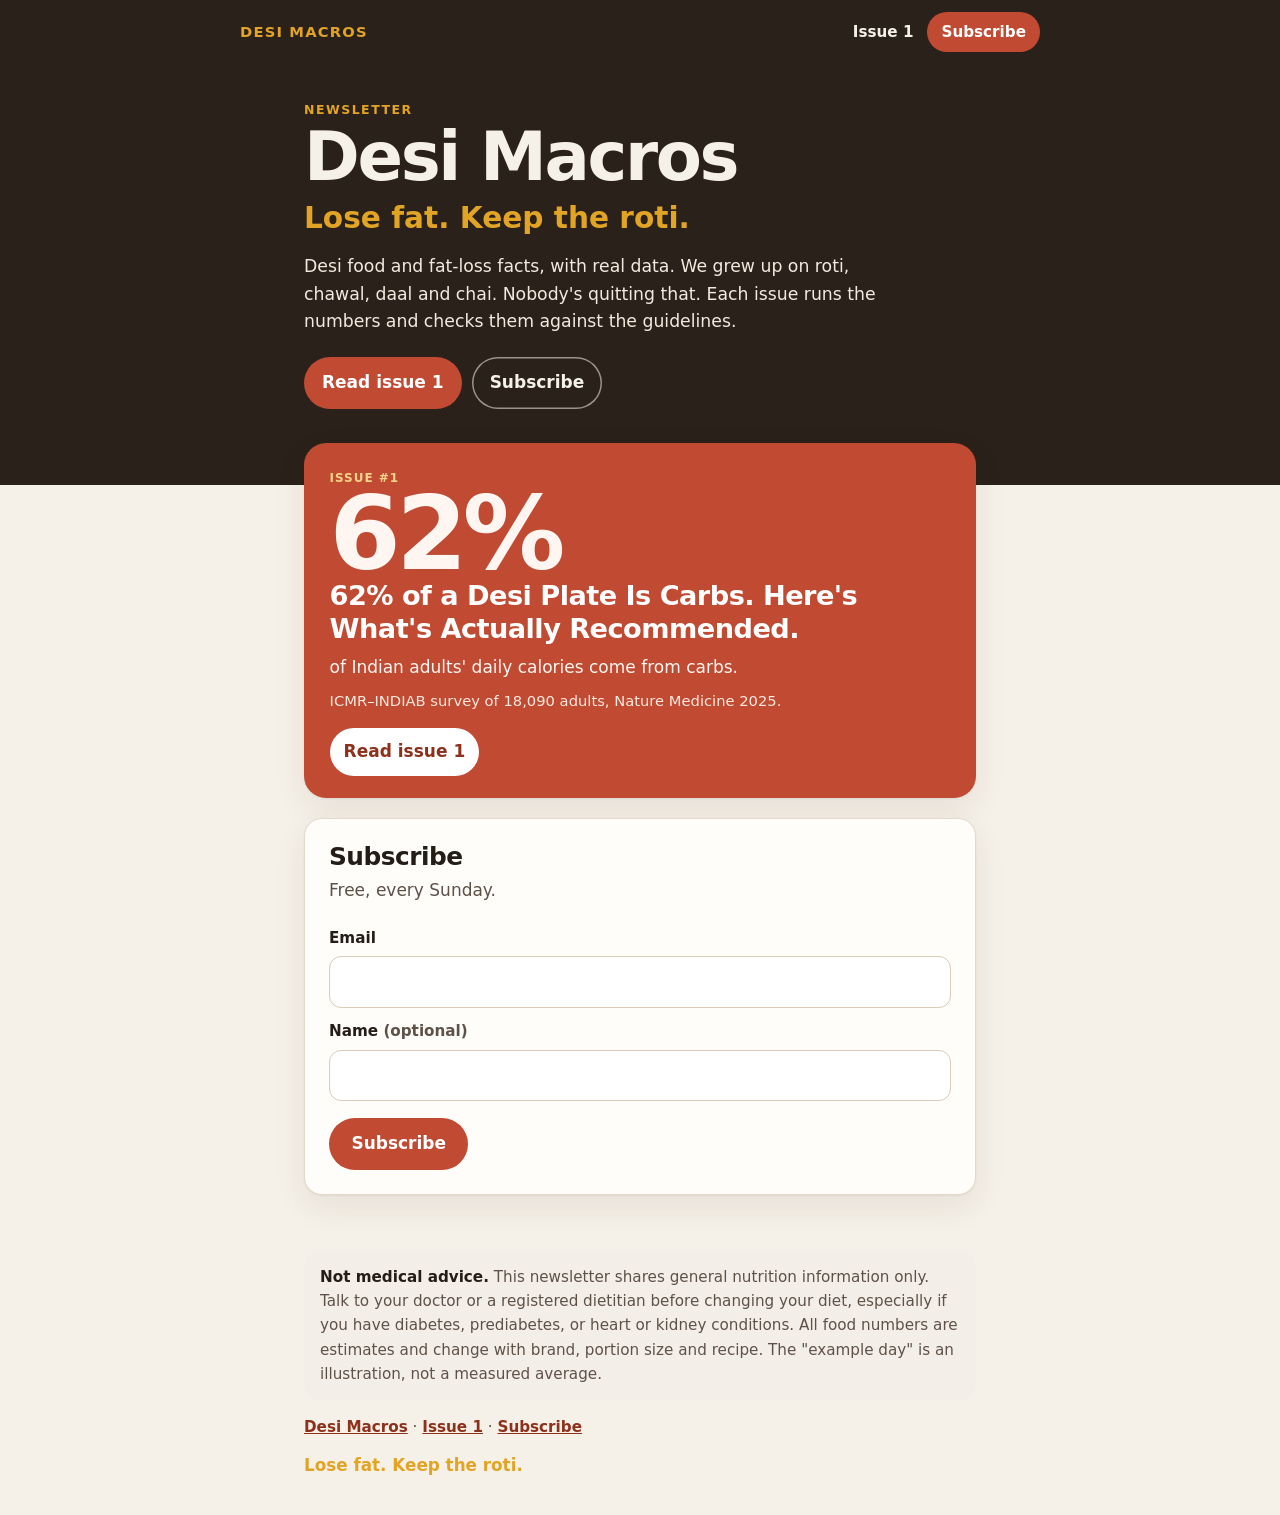
<file: desi-macros/index.html>
<!DOCTYPE html>
<html lang="en">
<head>
<meta charset="utf-8">
<meta name="viewport" content="width=device-width, initial-scale=1">
<title>Desi Macros — Lose fat. Keep the roti.</title>
<meta name="description" content="Desi food and fat-loss facts, with real data. Desi Macros is free, every Sunday. Lose fat. Keep the roti.">
<link rel="canonical" href="https://albertaadraws.github.io/desi-macros/">
<meta property="og:site_name" content="Desi Macros">
<meta property="og:type" content="website">
<meta property="og:title" content="Desi Macros — Lose fat. Keep the roti.">
<meta property="og:description" content="Desi food and fat-loss facts, with real data. Free, every Sunday.">
<meta property="og:url" content="https://albertaadraws.github.io/desi-macros/">
<meta property="og:image" content="https://albertaadraws.github.io/desi-macros/img/social-1-62pct.png">
<meta property="og:image:width" content="1080">
<meta property="og:image:height" content="1080">
<meta property="og:image:alt" content="Desi Macros: 62% of Indian adults' calories come from carbs.">
<meta name="twitter:card" content="summary_large_image">
<meta name="twitter:title" content="Desi Macros — Lose fat. Keep the roti.">
<meta name="twitter:description" content="Desi food and fat-loss facts, with real data. Free, every Sunday.">
<meta name="twitter:image" content="https://albertaadraws.github.io/desi-macros/img/social-1-62pct.png">
<meta name="twitter:image:alt" content="Desi Macros: 62% of Indian adults' calories come from carbs.">
<meta name="theme-color" content="#2b211b">
<link rel="icon" href="data:image/svg+xml,%3Csvg xmlns='http://www.w3.org/2000/svg' viewBox='0 0 32 32'%3E%3Crect width='32' height='32' rx='7' fill='%232b211b'/%3E%3Ctext x='16' y='21' text-anchor='middle' font-family='Georgia,serif' font-size='13' font-weight='700' fill='%23e2a425'%3EDM%3C/text%3E%3C/svg%3E">
<style>
:root{--bg:#f6f1e8;--ink:#241c16;--muted:#5e5148;--line:#e4d8c8;--card:#fffdf9;--brick:#c04a32;--brick-dark:#8d311c;--gold:#e2a425;--brown:#2b211b;--green:#1f7a4d;--radius:18px;--shadow:0 1px 2px rgba(36,28,22,.05),0 12px 32px rgba(36,28,22,.08)}
*{box-sizing:border-box}
html{-webkit-text-size-adjust:100%;scroll-padding-top:84px}
body{margin:0;font:1.0625rem/1.6 "Avenir Next","Segoe UI",system-ui,-apple-system,sans-serif;color:var(--ink);background:var(--bg)}
img{max-width:100%;height:auto}
a{color:var(--brick-dark)}
a:visited{color:var(--brick-dark)}
:focus-visible{outline:3px solid var(--gold);outline-offset:2px}
.skip{position:absolute;left:12px;top:12px;transform:translateY(-160%);background:#fff;color:#000;padding:8px 12px;z-index:20;border-radius:8px}
.skip:focus{transform:none}
.site-header{background:var(--brown);color:#f6f1e8;position:sticky;top:0;z-index:10}
.bar{display:flex;align-items:center;justify-content:space-between;gap:12px;flex-wrap:wrap;width:min(100% - 2.5rem,50rem);margin:0 auto;min-height:64px;padding:10px 0}
.wordmark,.wordmark:visited{color:var(--gold);text-decoration:none;font-weight:800;letter-spacing:.08em;font-size:.92rem}
.site-header nav{display:flex;align-items:center;gap:14px}
.site-header nav a,.site-header nav a:visited{color:#f6f1e8;text-decoration:none;font-weight:600;font-size:.95rem}
.nav-cta,.nav-cta:visited{background:var(--brick);color:#fff!important;border-radius:999px;padding:8px 14px;min-height:40px;display:inline-flex;align-items:center}
.hero{background:var(--brown);color:#f6f1e8;padding:2.25rem 0 4.75rem}
.wrap{width:min(100% - 2.5rem,42rem);margin-inline:auto}
.eyebrow{margin:0 0 .4rem;color:var(--gold);font-weight:800;letter-spacing:.12em;text-transform:uppercase;font-size:.78rem}
h1{margin:0;font-size:clamp(2.6rem,10vw,4.2rem);line-height:.95;letter-spacing:-.035em;font-weight:800}
.tagline{margin:.7rem 0 0;font-size:clamp(1.35rem,4vw,1.85rem);line-height:1.2;color:var(--gold);font-weight:700}
.dek{margin:1rem 0 0;max-width:38rem;font-size:1.08rem;color:#f3eadf}
.actions{display:flex;flex-wrap:wrap;gap:10px;margin-top:1.35rem}
.btn,.btn:visited{display:inline-flex;align-items:center;justify-content:center;min-height:48px;padding:12px 18px;border-radius:999px;background:var(--brick);color:#fff;font-weight:700;text-decoration:none;border:0;cursor:pointer;font:inherit;font-weight:700}
.btn:hover{background:#a53c28}
.btn.ghost,.btn.ghost:visited{background:transparent;color:#f6f1e8;box-shadow:inset 0 0 0 1.5px rgba(246,241,232,.55)}
.btn.ghost:hover{background:rgba(255,255,255,.06)}
.pull{margin-top:-2.6rem}
.issue-card,.issue-card:visited{display:block;text-decoration:none;color:#fff;background:var(--brick);border-radius:22px;padding:1.35rem 1.25rem 1.25rem;box-shadow:var(--shadow)}
.issue-card:hover{background:#b3432d}
.issue-card .kicker{margin:0;color:#f6d48a;font-weight:800;letter-spacing:.08em;text-transform:uppercase;font-size:.75rem}
.issue-card .n{margin:.15rem 0 .2rem;font-size:clamp(4.2rem,18vw,6.4rem);line-height:.85;letter-spacing:-.045em;font-weight:800}
.issue-card h2{margin:0 0 .55rem;font-size:clamp(1.35rem,4vw,1.7rem);line-height:1.2;letter-spacing:-.02em}
.issue-card p{margin:0;color:#fff6f2}
.issue-card .src{margin-top:.45rem;color:#ffe8df;font-size:.92rem}
.more{display:inline-flex;margin-top:1rem;background:#fff;color:var(--brick-dark);font-weight:800;border-radius:999px;padding:10px 14px;min-height:44px;align-items:center}
main{padding-bottom:2.5rem}
.form-card{background:var(--card);border:1px solid var(--line);border-radius:var(--radius);box-shadow:var(--shadow);padding:1.25rem 1.15rem 1.3rem;margin-top:1.25rem}
h2{margin:0 0 .35rem;font-size:1.55rem;letter-spacing:-.02em;line-height:1.15}
.form-card .lead{margin:0 0 1rem;color:var(--muted)}
form{display:grid;gap:6px}
label{font-weight:700;font-size:.95rem;margin-top:.35rem}
.opt{font-weight:550;color:var(--muted)}
input[type=email],input[type=text]{font:inherit;font-size:1rem;width:100%;padding:12px 14px;border:1.5px solid #d9cbb8;border-radius:12px;background:#fff;color:var(--ink);min-height:48px}
input:focus{border-color:var(--brick);outline:none;box-shadow:0 0 0 3px rgba(192,74,50,.2)}
form .btn{margin-top:.7rem;width:100%}
.hp{display:none}
footer{padding:0 0 2.5rem}
.disc{background:#f3efe8;border-radius:16px;padding:14px 16px;color:var(--muted);font-size:.95rem}
.disc strong{color:var(--ink)}
.foot-links{color:var(--muted);font-size:.95rem}
.foot-links a{font-weight:700}
@media(min-width:720px){
  .issue-card{padding:1.6rem 1.6rem 1.4rem}
  .form-card{padding:1.5rem 1.5rem 1.55rem}
  form .btn{width:auto;justify-self:start;padding-inline:1.4rem}
}
</style>
</head>
<body>
<a class="skip" href="#main">Skip to content</a>
<header class="site-header">
  <div class="bar">
    <a class="wordmark" href="/desi-macros/">DESI MACROS</a>
    <nav aria-label="Primary">
      <a href="/desi-macros/issue-1/">Issue 1</a>
      <a class="nav-cta" href="#subscribe">Subscribe</a>
    </nav>
  </div>
</header>
<main id="main">
  <section class="hero">
    <div class="wrap">
      <p class="eyebrow">Newsletter</p>
      <h1>Desi Macros</h1>
      <p class="tagline">Lose fat. Keep the roti.</p>
      <p class="dek">Desi food and fat-loss facts, with real data. We grew up on roti, chawal, daal and chai. Nobody's quitting that. Each issue runs the numbers and checks them against the guidelines.</p>
      <div class="actions">
        <a class="btn" href="/desi-macros/issue-1/">Read issue 1</a>
        <a class="btn ghost" href="#subscribe">Subscribe</a>
      </div>
    </div>
  </section>
  <div class="wrap pull">
    <a class="issue-card" href="/desi-macros/issue-1/">
      <p class="kicker">Issue #1</p>
      <p class="n">62%</p>
      <h2>62% of a Desi Plate Is Carbs. Here's What's Actually Recommended.</h2>
      <p>of Indian adults' daily calories come from carbs.</p>
      <p class="src">ICMR–INDIAB survey of 18,090 adults, Nature Medicine 2025.</p>
      <span class="more">Read issue 1</span>
    </a>
    <section class="form-card" id="subscribe" aria-labelledby="sub-heading">
      <h2 id="sub-heading">Subscribe</h2>
      <p class="lead">Free, every Sunday.</p>
      <form action="https://formsubmit.co/hanzalafar29@gmail.com" method="POST">
        <input type="hidden" name="_subject" value="Desi Macros subscriber">
        <input type="hidden" name="_next" value="https://albertaadraws.github.io/desi-macros/thanks.html">
        <input type="hidden" name="_template" value="table">
        <div class="hp" aria-hidden="true">
          <label for="honey">Leave this field empty</label>
          <input id="honey" type="text" name="_honey" tabindex="-1" autocomplete="off" style="display:none">
        </div>
        <label for="subscriber-email">Email</label>
        <input id="subscriber-email" type="email" name="email" required autocomplete="email" inputmode="email" autocapitalize="none" spellcheck="false">
        <label for="subscriber-name">Name <span class="opt">(optional)</span></label>
        <input id="subscriber-name" type="text" name="name" autocomplete="name">
        <button class="btn" type="submit">Subscribe</button>
      </form>
    </section>
  </div>
</main>
<footer>
  <div class="wrap">
    <p class="disc"><strong>Not medical advice.</strong> This newsletter shares general nutrition information only. Talk to your doctor or a registered dietitian before changing your diet, especially if you have diabetes, prediabetes, or heart or kidney conditions. All food numbers are estimates and change with brand, portion size and recipe. The "example day" is an illustration, not a measured average.</p>
    <p class="foot-links"><a href="/desi-macros/">Desi Macros</a> · <a href="/desi-macros/issue-1/">Issue 1</a> · <a href="#subscribe">Subscribe</a></p>
    <p class="tagline" style="font-size:1.05rem">Lose fat. Keep the roti.</p>
  </div>
</footer>
</body>
</html>
</file>
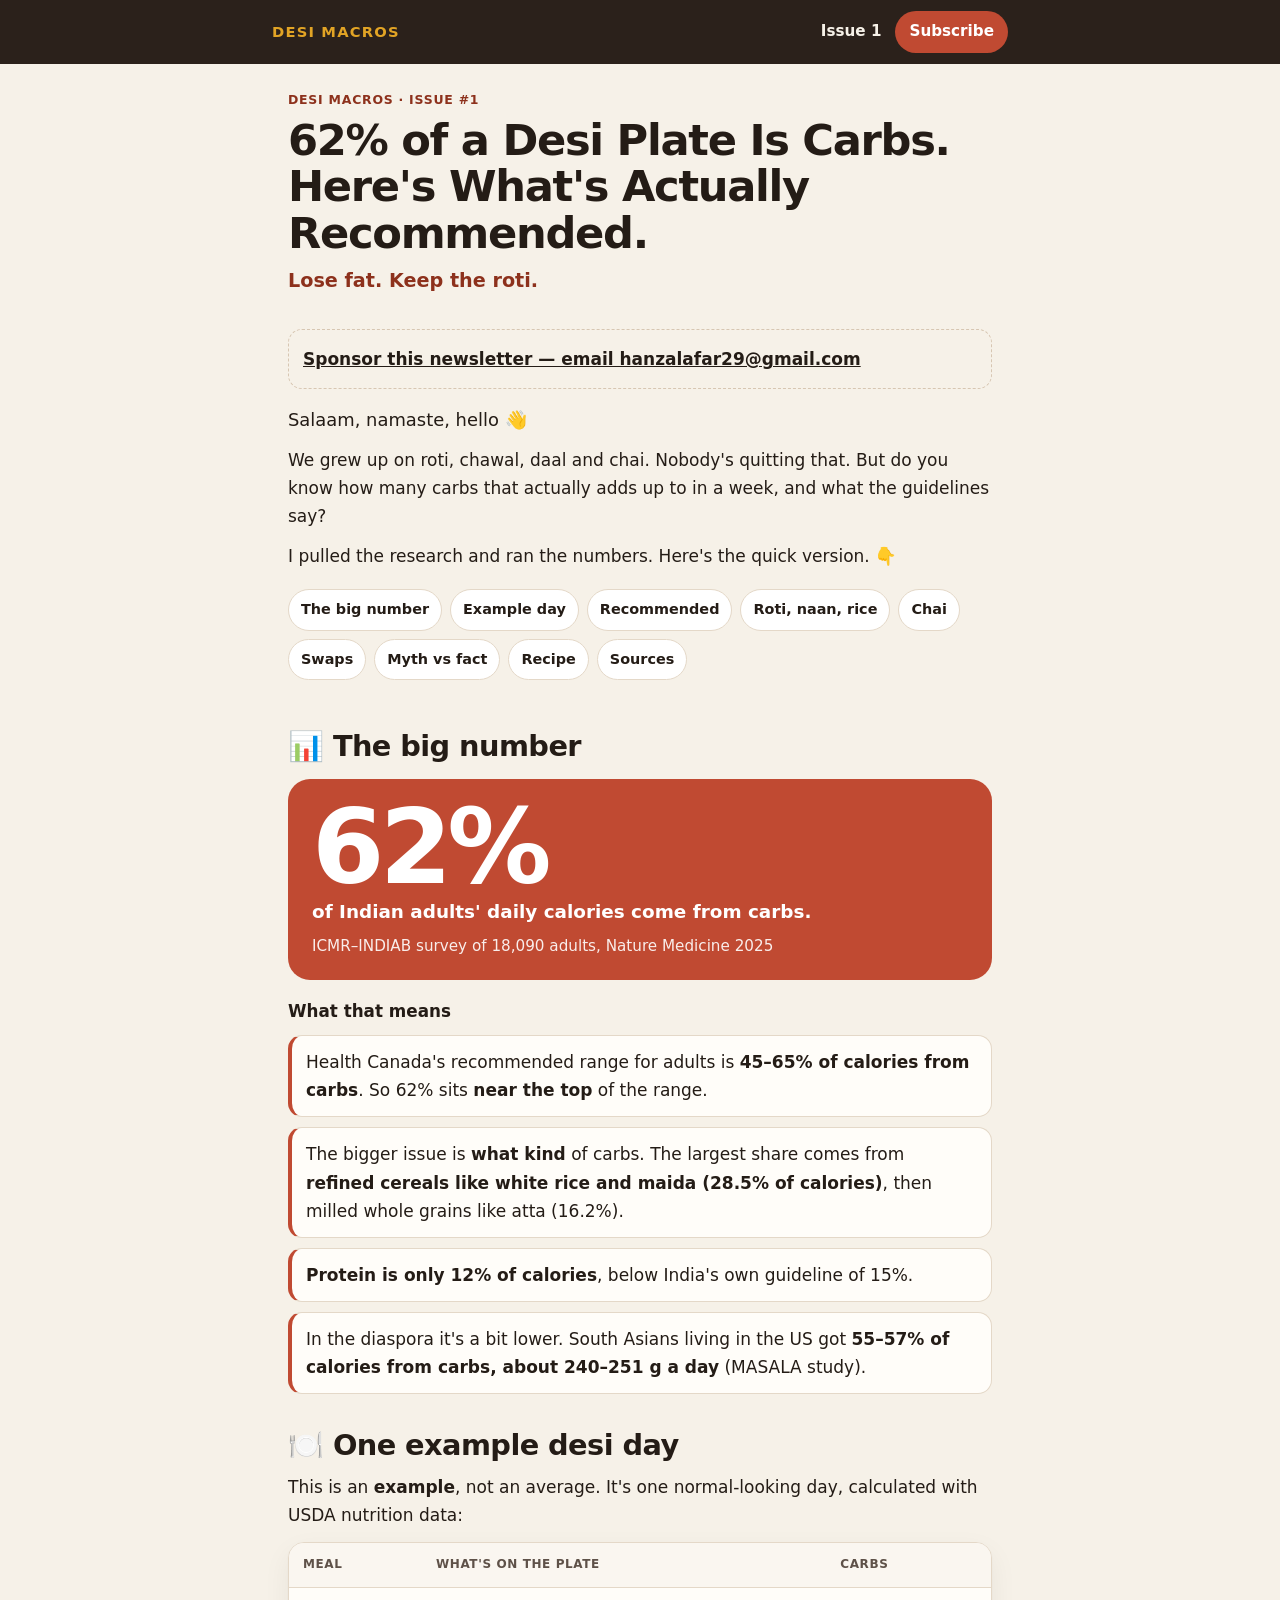
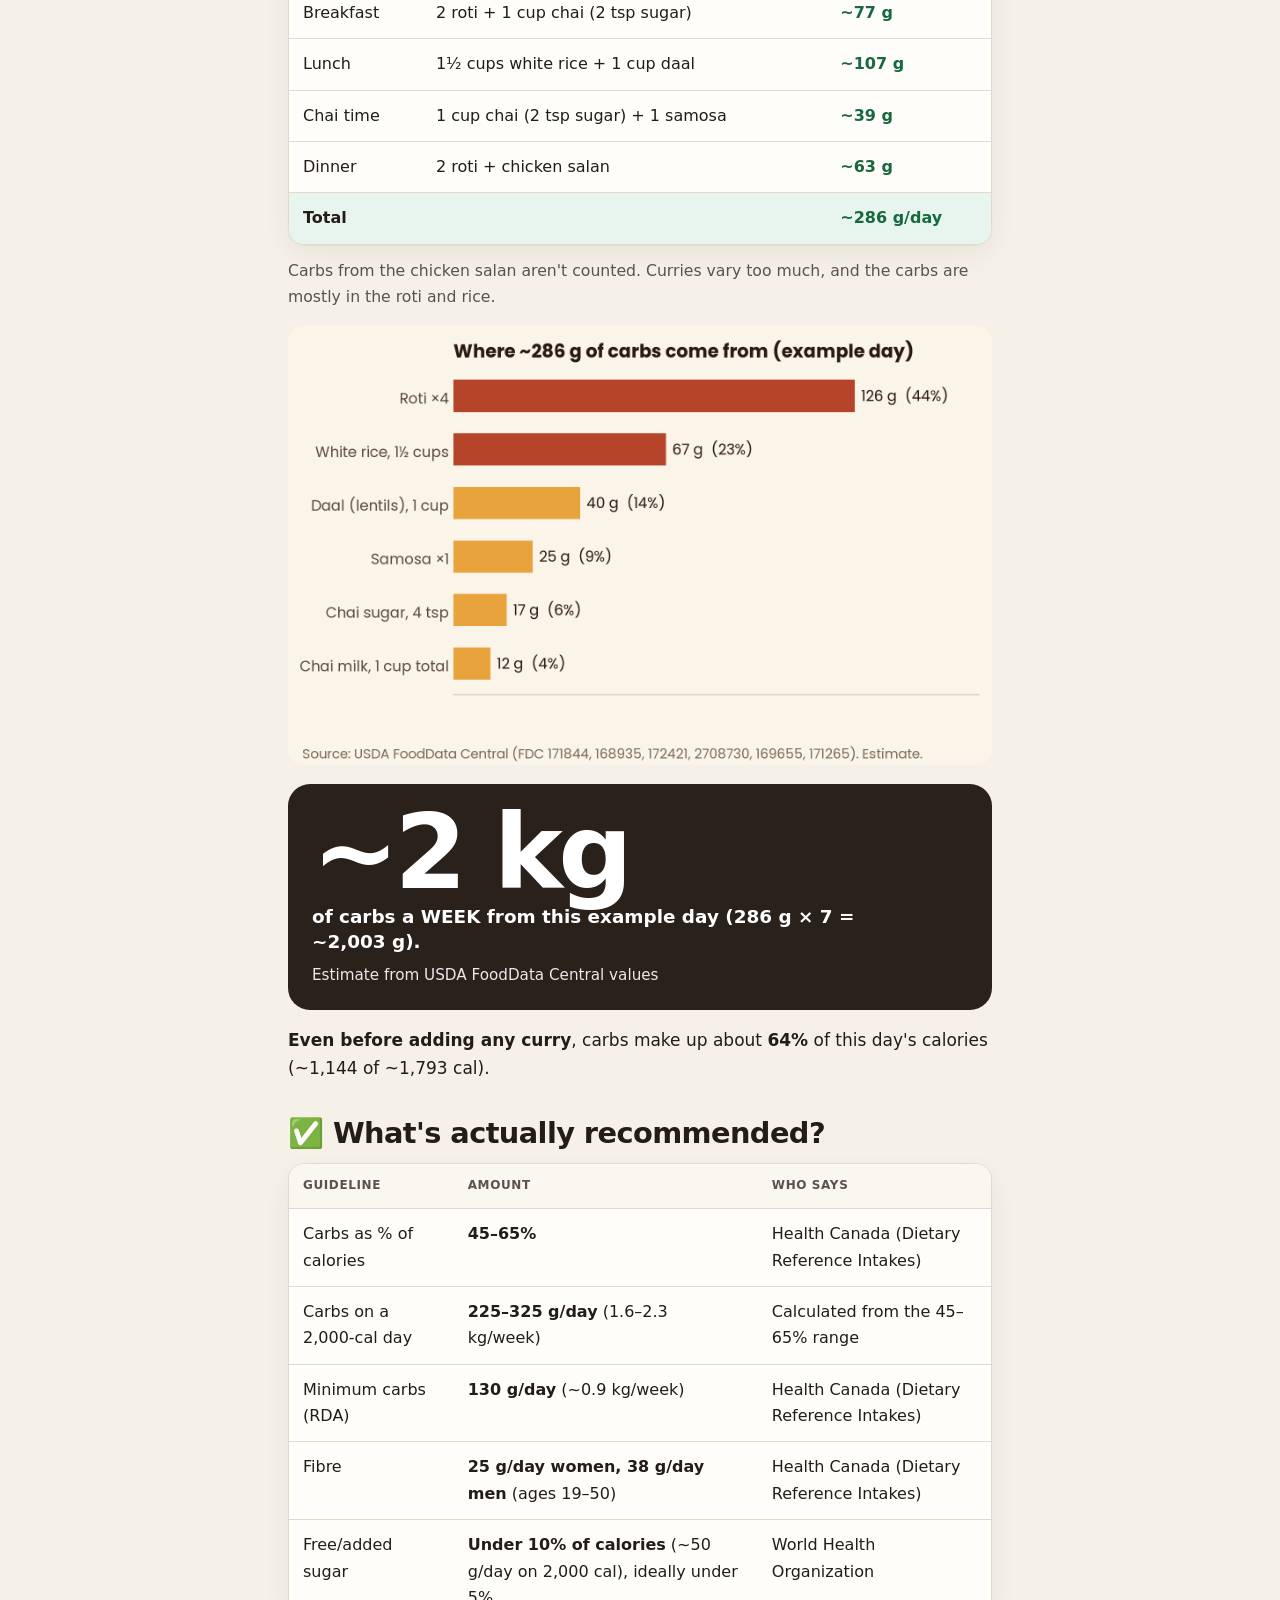
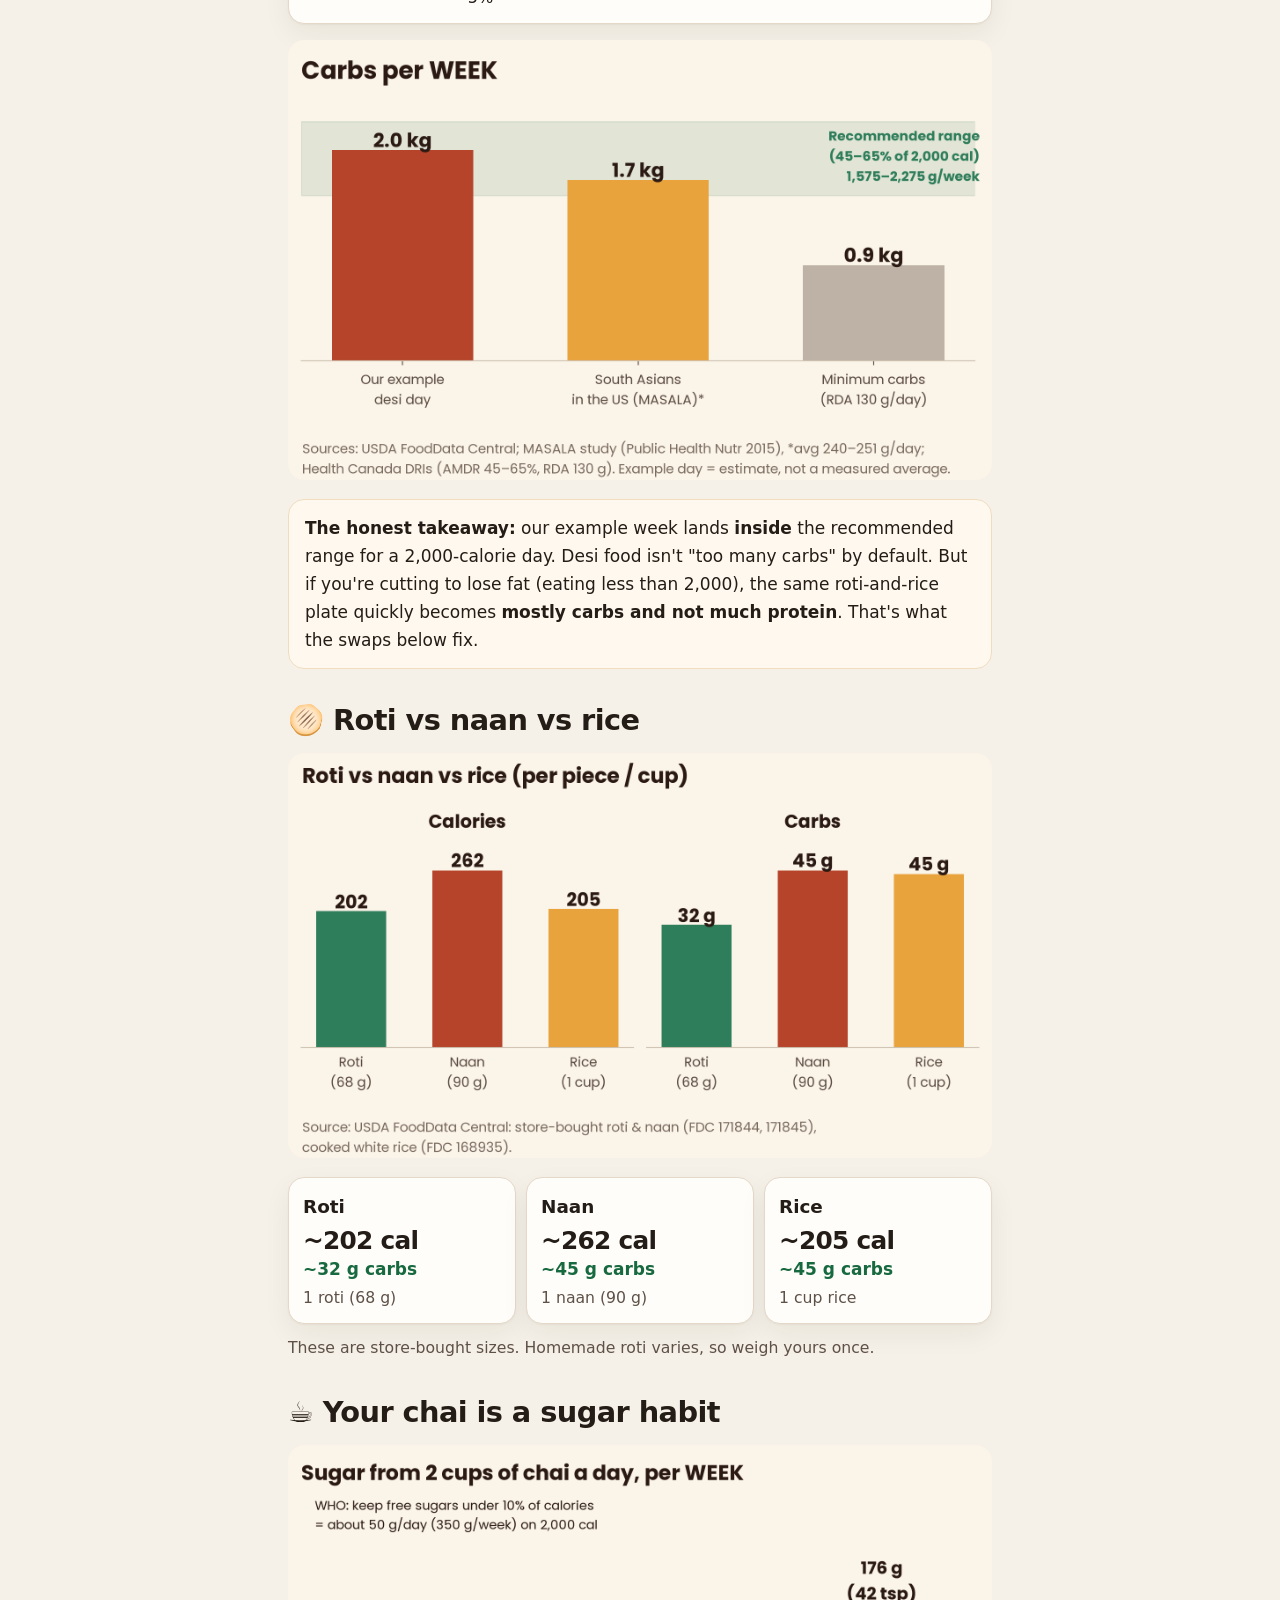
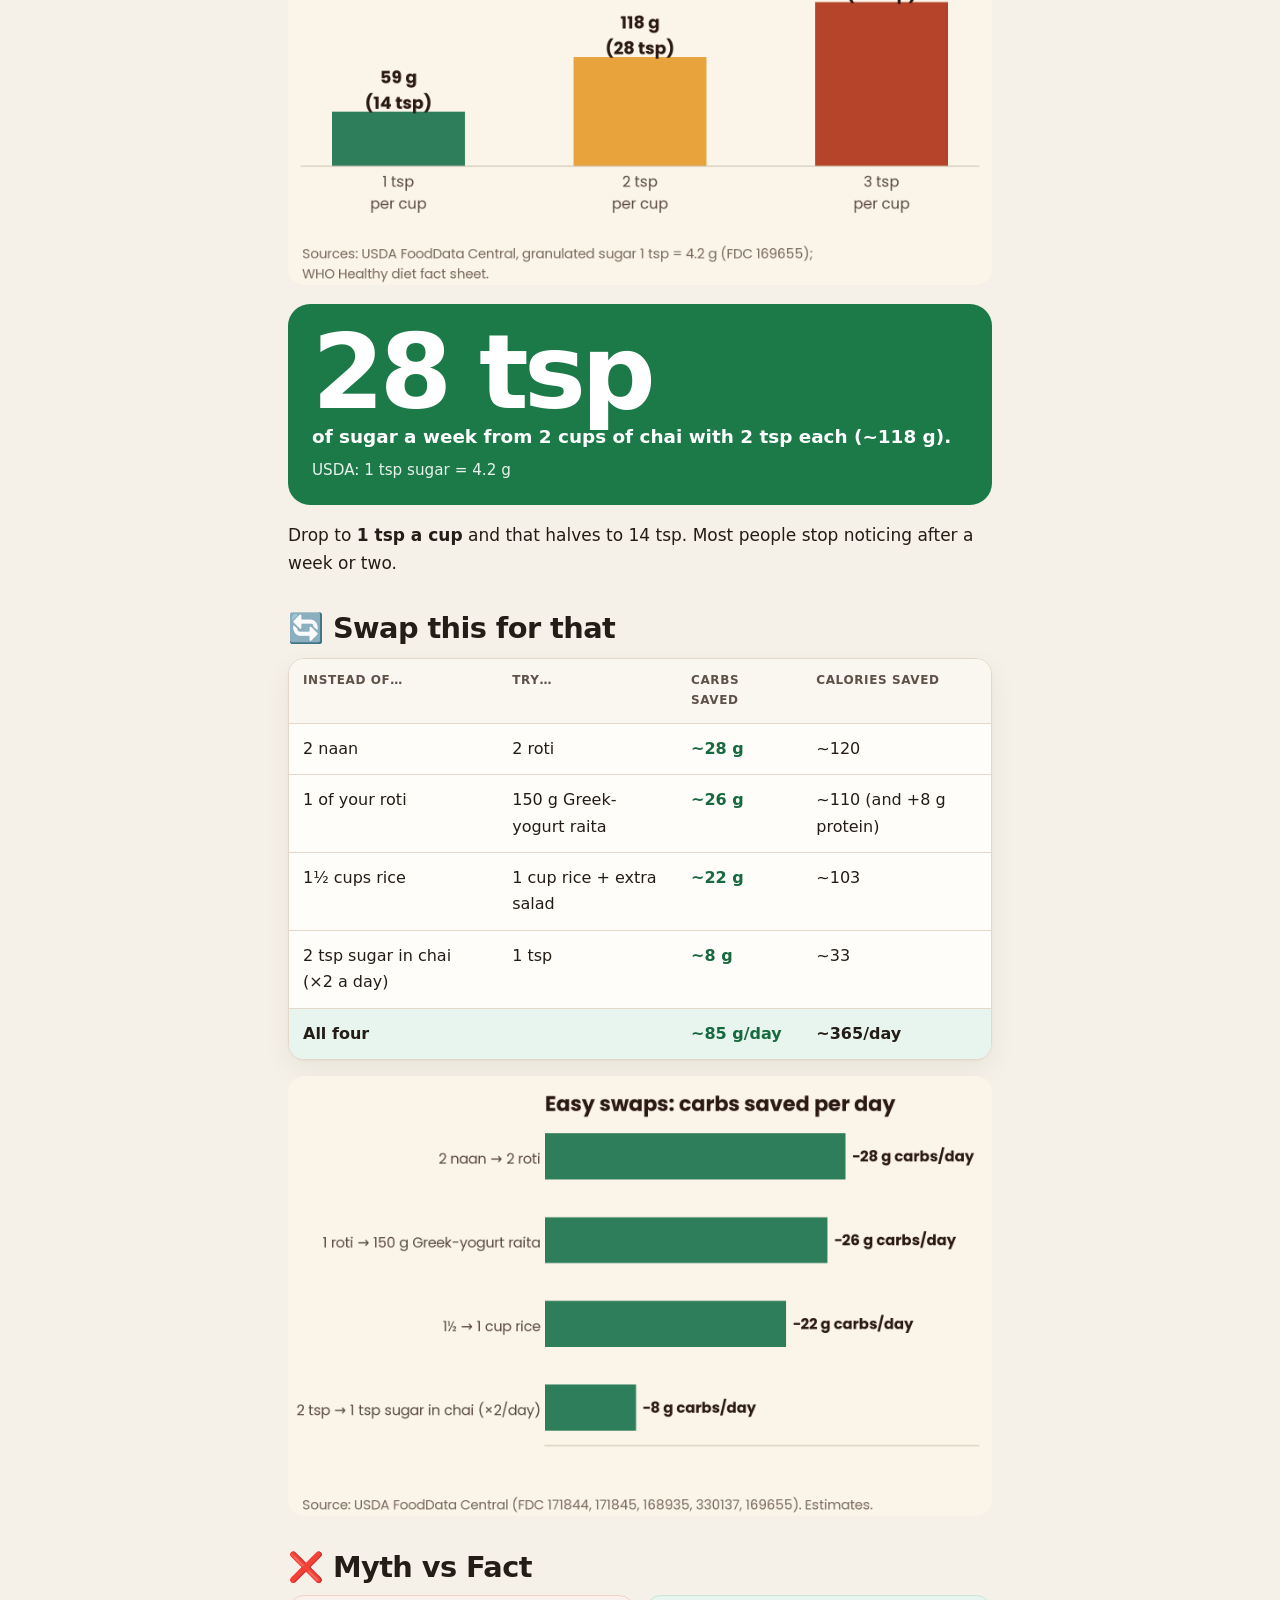
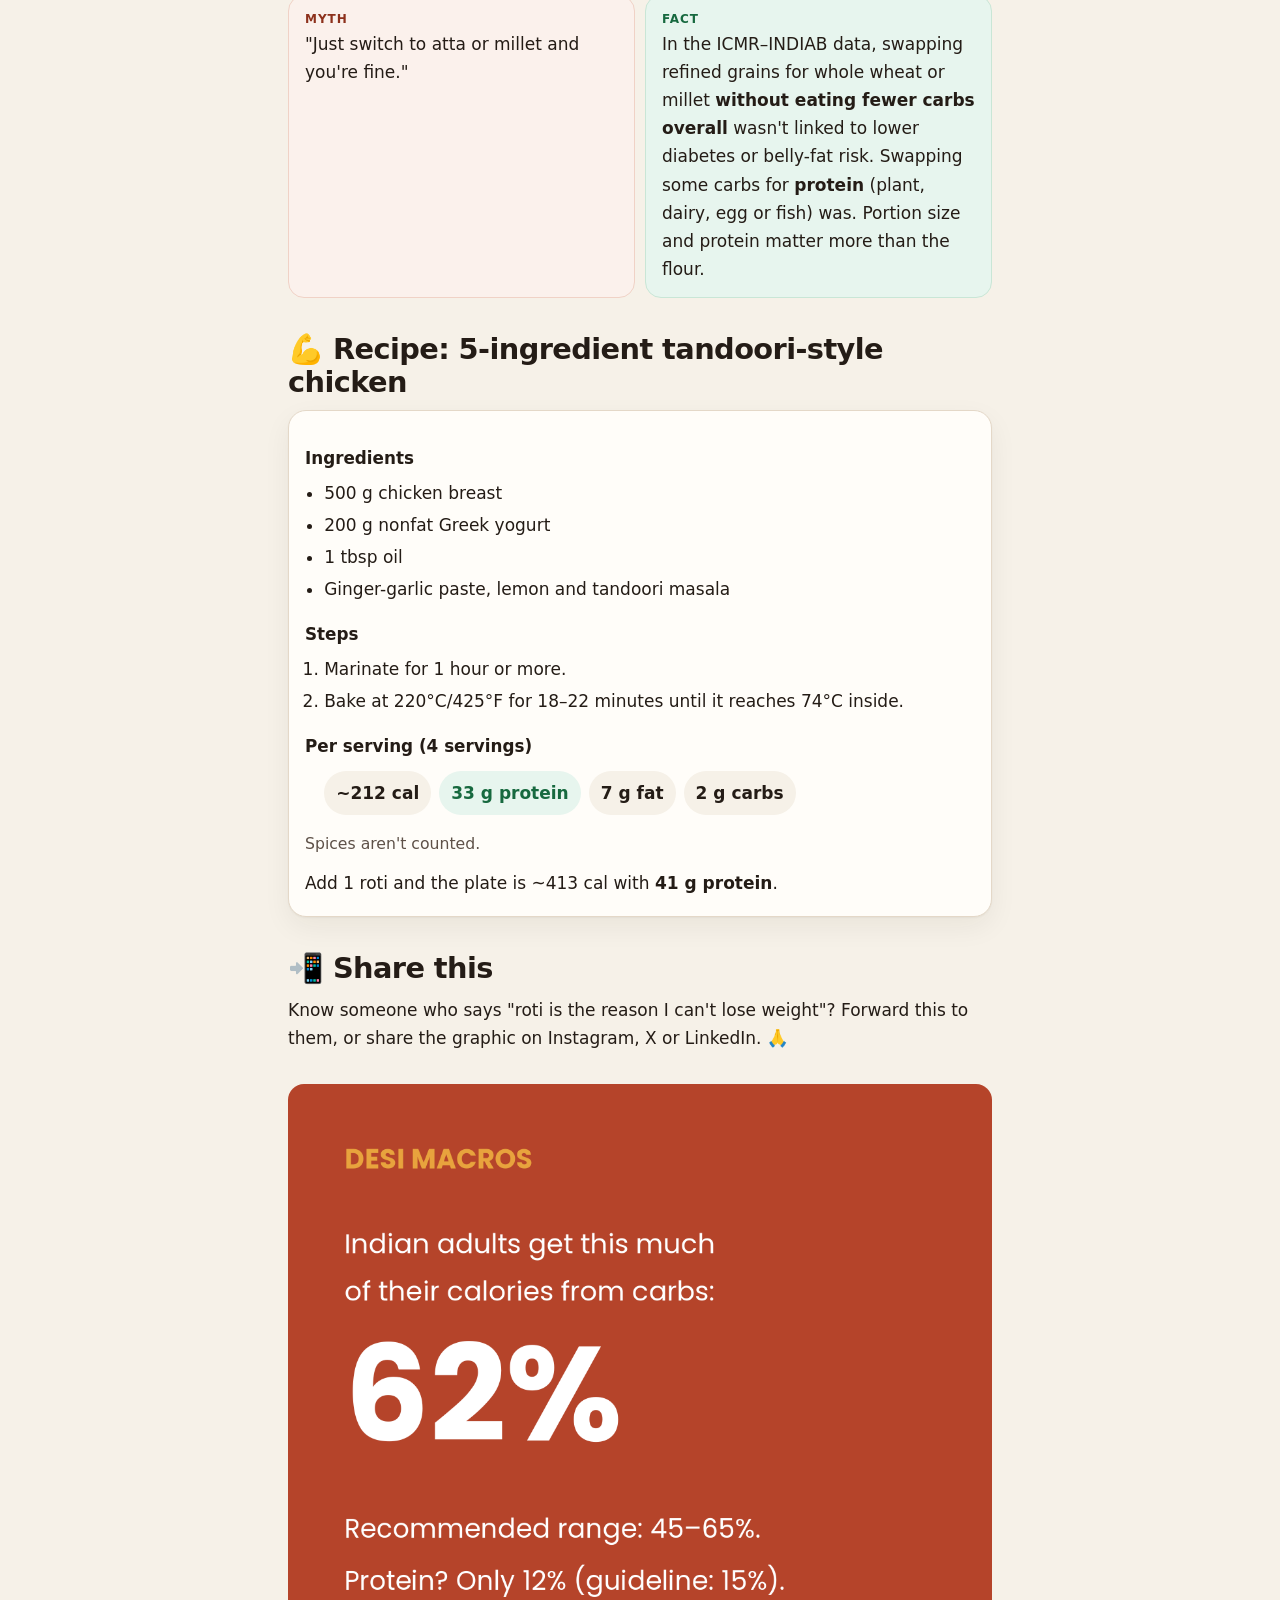
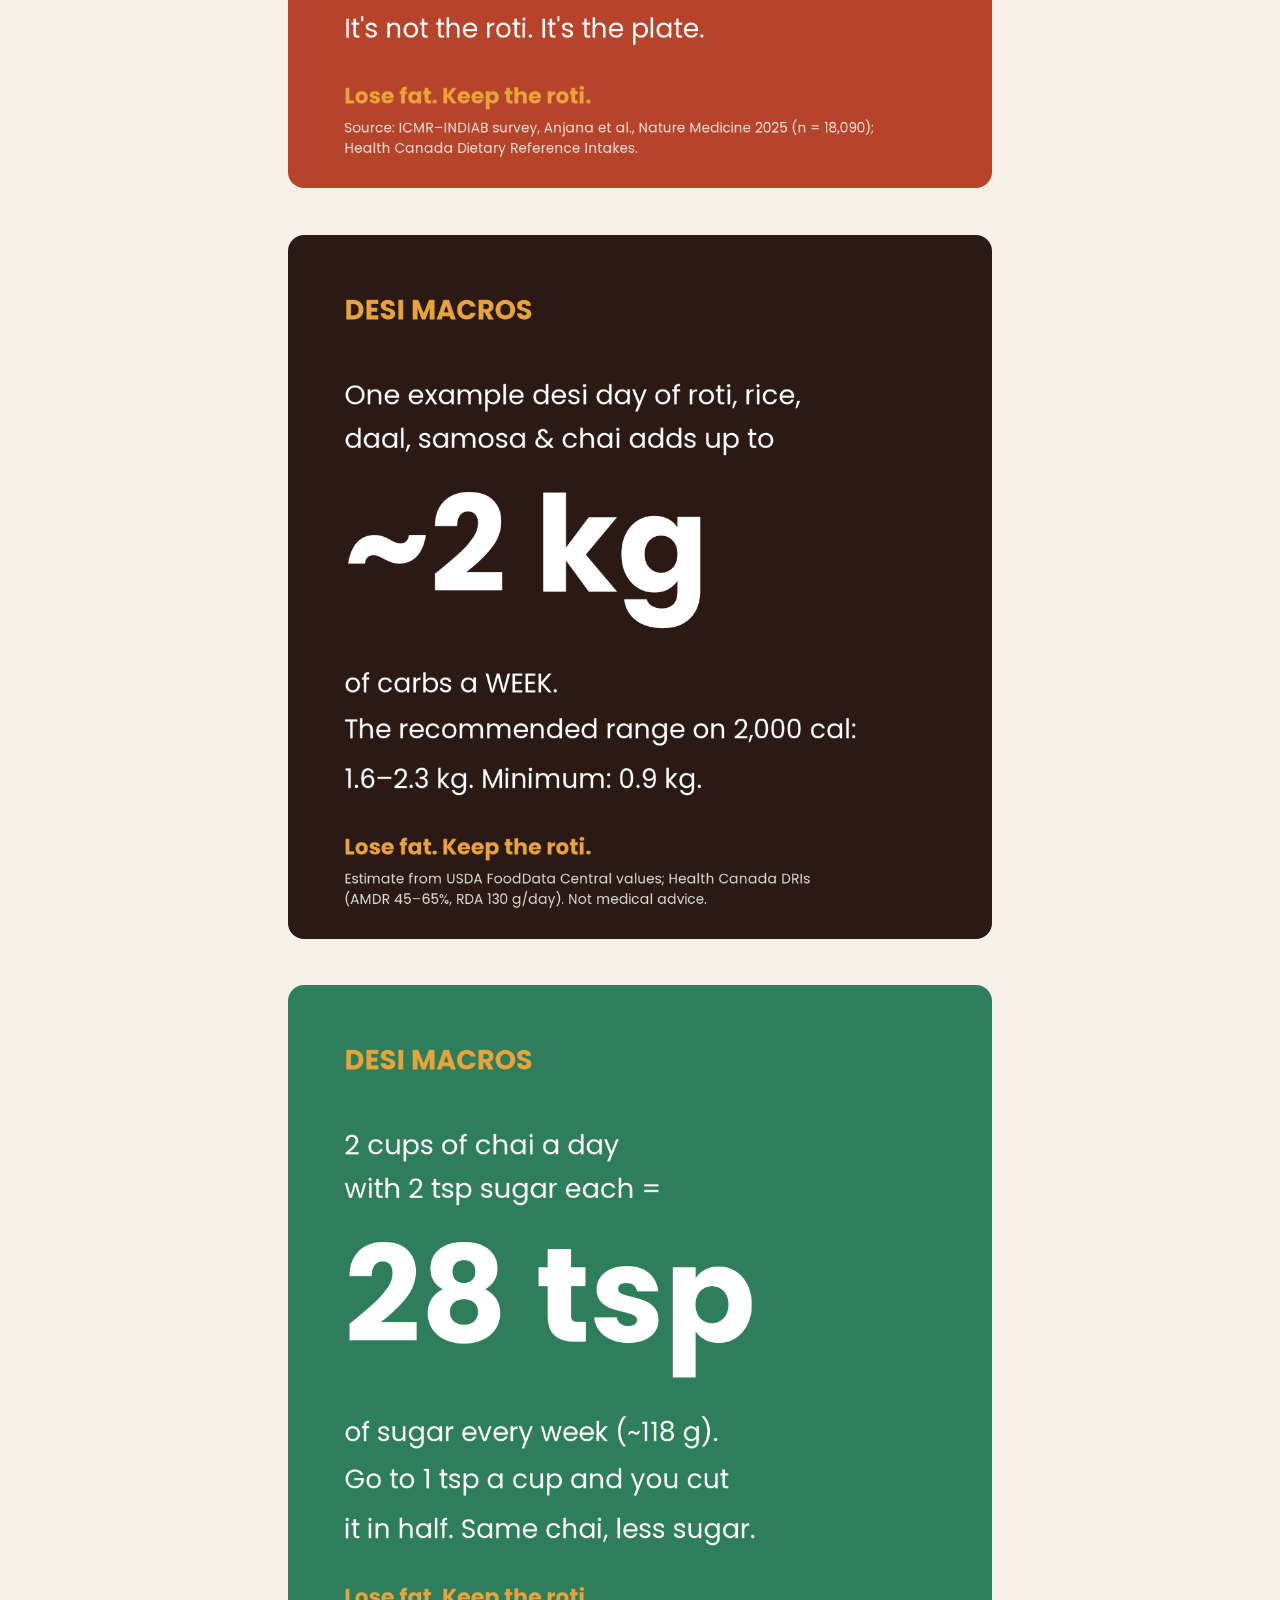
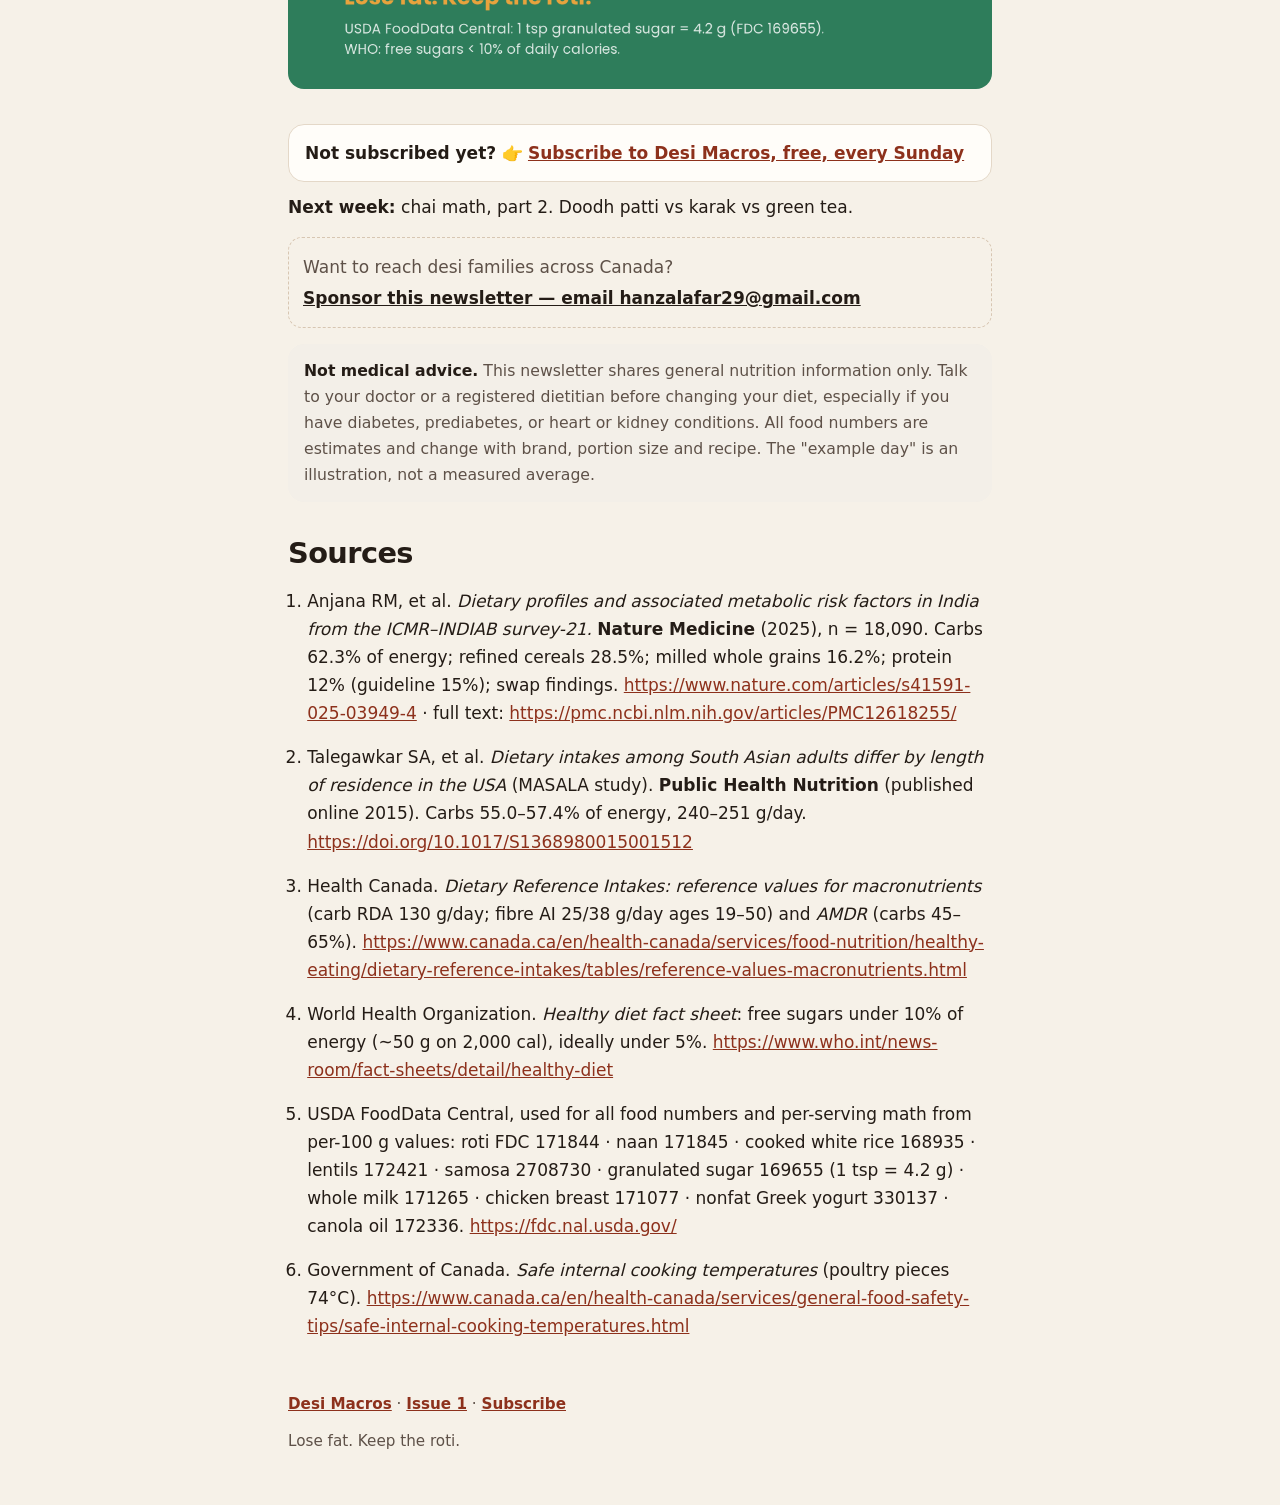
<file: desi-macros/issue-1/index.html>
<!DOCTYPE html>
<html lang="en">
<head>
<meta charset="utf-8">
<meta name="viewport" content="width=device-width, initial-scale=1">
<title>62% of a Desi Plate Is Carbs. Here's What's Actually Recommended. · Desi Macros</title>
<meta name="description" content="62% of Indian adults' daily calories come from carbs. Desi Macros Issue 1 runs the numbers on roti, rice and chai. Lose fat. Keep the roti.">
<link rel="canonical" href="https://albertaadraws.github.io/desi-macros/issue-1/">
<meta property="og:site_name" content="Desi Macros">
<meta property="og:type" content="article">
<meta property="og:title" content="62% of a Desi Plate Is Carbs. Here's What's Actually Recommended.">
<meta property="og:description" content="Desi Macros, Issue 1. 62% of Indian adults' daily calories come from carbs. Lose fat. Keep the roti.">
<meta property="og:url" content="https://albertaadraws.github.io/desi-macros/issue-1/">
<meta property="og:image" content="https://albertaadraws.github.io/desi-macros/img/social-1-62pct.png">
<meta property="og:image:width" content="1080">
<meta property="og:image:height" content="1080">
<meta property="og:image:alt" content="Desi Macros: 62% of Indian adults' calories come from carbs.">
<meta name="twitter:card" content="summary_large_image">
<meta name="twitter:title" content="62% of a Desi Plate Is Carbs. Here's What's Actually Recommended.">
<meta name="twitter:description" content="Desi Macros, Issue 1. 62% of Indian adults' daily calories come from carbs. Lose fat. Keep the roti.">
<meta name="twitter:image" content="https://albertaadraws.github.io/desi-macros/img/social-1-62pct.png">
<meta name="twitter:image:alt" content="Desi Macros: 62% of Indian adults' calories come from carbs.">
<meta name="theme-color" content="#2b211b">
<link rel="icon" href="data:image/svg+xml,%3Csvg xmlns='http://www.w3.org/2000/svg' viewBox='0 0 32 32'%3E%3Crect width='32' height='32' rx='7' fill='%232b211b'/%3E%3Ctext x='16' y='21' text-anchor='middle' font-family='Georgia,serif' font-size='13' font-weight='700' fill='%23e2a425'%3EDM%3C/text%3E%3C/svg%3E">
<style>
:root{--bg:#f6f1e8;--ink:#241c16;--muted:#5e5148;--line:#e4d8c8;--card:#fffdf9;--brick:#c04a32;--brick-dark:#8d311c;--gold:#e2a425;--brown:#2b211b;--green:#17693f;--green-bg:#e7f5ee;--radius:18px;--shadow:0 1px 2px rgba(36,28,22,.04),0 10px 28px rgba(36,28,22,.06)}
*{box-sizing:border-box}
html{-webkit-text-size-adjust:100%;scroll-padding-top:84px}
body{margin:0;font:1.0625rem/1.65 "Avenir Next","Segoe UI",system-ui,-apple-system,sans-serif;color:var(--ink);background:var(--bg)}
img{max-width:100%;height:auto;display:block}
a{color:var(--brick-dark)}
a:visited{color:var(--brick-dark)}
:focus-visible{outline:3px solid var(--gold);outline-offset:2px}
.skip{position:absolute;left:12px;top:12px;transform:translateY(-160%);background:#fff;color:#000;padding:8px 12px;z-index:30;border-radius:8px}
.skip:focus{transform:none}
.site-header{background:var(--brown);color:#f6f1e8;position:sticky;top:0;z-index:20}
.bar{display:flex;align-items:center;justify-content:space-between;gap:12px;flex-wrap:wrap;width:min(100% - 2.5rem,46rem);margin:0 auto;min-height:64px;padding:10px 0}
.wordmark,.wordmark:visited{color:var(--gold);text-decoration:none;font-weight:800;letter-spacing:.08em;font-size:.92rem}
.site-header nav{display:flex;align-items:center;gap:14px}
.site-header nav a,.site-header nav a:visited{color:#f6f1e8;text-decoration:none;font-weight:600;font-size:.95rem}
.nav-cta,.nav-cta:visited{background:var(--brick);color:#fff!important;border-radius:999px;padding:8px 14px;min-height:40px;display:inline-flex;align-items:center}
.wrap{width:min(100% - 2.5rem,44rem);margin-inline:auto}
.issue-hero{padding:1.6rem 0 1rem}
.kicker{margin:0;color:var(--brick-dark);font-weight:800;letter-spacing:.06em;text-transform:uppercase;font-size:.78rem}
h1{margin:.4rem 0 0;font-size:clamp(1.85rem,7vw,2.7rem);line-height:1.08;letter-spacing:-.03em}
.tagline{margin:.55rem 0 0;color:var(--brick-dark);font-weight:700;font-size:1.2rem}
.jump{display:flex;flex-wrap:wrap;gap:8px;padding:.2rem 0 .9rem;margin:1rem 0 .2rem}
.jump a,.jump a:visited{background:#fff;border:1px solid var(--line);border-radius:999px;padding:8px 12px;text-decoration:none;color:var(--ink);font-weight:700;font-size:.9rem;min-height:40px;display:inline-flex;align-items:center}
.jump a:hover{border-color:#c9b49a}
.lede{font-size:1.12rem}
h2{margin:2.2rem 0 .7rem;font-size:clamp(1.45rem,4vw,1.8rem);letter-spacing:-.02em;line-height:1.15}
h3{margin:1.1rem 0 .4rem;font-size:1.05rem}
p{margin:.7rem 0}
.stat{border-radius:22px;padding:1.3rem 1.2rem 1.2rem;color:#fff;margin:1rem 0}
.stat .n{margin:0;font-size:clamp(4.2rem,18vw,6.5rem);line-height:.85;letter-spacing:-.045em;font-weight:800}
.stat .l{margin:.55rem 0 0;font-size:1.15rem;line-height:1.35;font-weight:600}
.nowrap{white-space:nowrap}
.stat .s{margin:.55rem 0 0;font-size:.95rem;color:rgba(255,255,255,.9)}
.stat.brick{background:var(--brick)}
.stat.brown{background:var(--brown)}
.stat.green{background:#1c7a49}
.facts,.foods,.macros{list-style:none;padding:0;margin:.6rem 0 0}
.facts{display:grid;gap:10px}
.facts li{background:var(--card);border:1px solid var(--line);border-left:4px solid var(--brick);border-radius:14px;padding:12px 14px}
.chart{margin:1rem 0 1.15rem}
.chart img,.share img{width:100%;height:auto;border-radius:16px;background:#f6f1e8}
.table-wrap{overflow-x:auto;background:var(--card);border:1px solid var(--line);border-radius:16px;box-shadow:var(--shadow);margin:.8rem 0}
table{border-collapse:collapse;width:100%;font-size:1rem}
caption{position:absolute;width:1px;height:1px;padding:0;margin:-1px;overflow:hidden;clip:rect(0 0 0 0);border:0}
th,td{text-align:left;padding:12px 14px;border-bottom:1px solid var(--line);vertical-align:top}
th{font-size:.75rem;letter-spacing:.05em;text-transform:uppercase;color:var(--muted);background:#faf6f0}
tr:last-child td{border-bottom:0}
td.num{font-variant-numeric:tabular-nums;font-weight:800;white-space:nowrap;color:var(--green)}
tr.total td{background:var(--green-bg);font-weight:800}
.note{color:var(--muted);font-size:.98rem}
.takeaway{background:#fff8ee;border:1px solid #f0ddc0;border-radius:16px;padding:14px 16px}
.foods{display:grid;gap:10px}
.foods li{background:var(--card);border:1px solid var(--line);border-radius:16px;padding:14px 14px 12px;box-shadow:var(--shadow)}
.foods .name{display:block;font-weight:800;font-size:1.15rem}
.foods .cal{display:block;margin-top:.35rem;font-size:1.55rem;font-weight:800;letter-spacing:-.03em;line-height:1.1}
.foods .carb{display:block;color:var(--green);font-weight:700}
.mythfact{display:grid;gap:10px}
.myth,.fact{border-radius:16px;padding:14px 16px}
.myth{background:#fbf1ec;border:1px solid #f0d2c6}
.fact{background:var(--green-bg);border:1px solid #c9e6d6}
.label{margin:0 0 .25rem;font-size:.75rem;font-weight:800;letter-spacing:.08em;text-transform:uppercase}
.myth .label{color:var(--brick-dark)}
.fact .label{color:var(--green)}
.myth p,.fact p{margin:0}
.recipe{background:var(--card);border:1px solid var(--line);border-radius:18px;padding:16px 16px 8px;box-shadow:var(--shadow)}
.recipe ul,.recipe ol{margin:.3rem 0 .8rem;padding-left:1.2rem}
.recipe li{margin:.25rem 0}
.macros{display:flex;flex-wrap:wrap;gap:8px}
.macros li{background:var(--bg);border-radius:999px;padding:8px 12px;font-weight:700}
.macros .protein{background:var(--green-bg);color:var(--green)}
.sponsor{border:1.5px dashed #d7c6b2;border-radius:14px;padding:12px 14px;margin:1rem 0;color:var(--muted)}
.sponsor p{margin:.2rem 0}
.sponsor a{color:var(--ink);font-weight:700}
.share{display:grid;gap:12px;margin:1rem 0}
.next-step{background:var(--card);border:1px solid var(--line);border-radius:16px;padding:14px 16px}
.next-step a{font-weight:800}
.medical{background:#f3efe8;border-radius:16px;padding:14px 16px;color:var(--muted);font-size:.98rem}
.medical strong{color:var(--ink)}
.sources{padding-left:1.2rem}
.sources li{margin:0 0 1rem}
.sources a{overflow-wrap:anywhere}
footer{padding:1.5rem 0 2.5rem;color:var(--muted);font-size:.95rem}
.foot-links a{font-weight:700}
@media(max-width:640px){
  .stack thead{position:absolute;width:1px;height:1px;overflow:hidden;clip:rect(0 0 0 0)}
  .stack,.stack tbody{display:block;width:100%}
  .stack tr{display:block;padding:12px 14px;border-bottom:1px solid var(--line)}
  .stack tr:last-child{border-bottom:0}
  .stack td{display:block;border:0;padding:6px 0 0;text-align:left;white-space:normal}
  .stack td::before{content:attr(data-label);display:block;font-weight:700;color:var(--muted);font-size:.75rem;letter-spacing:.04em;text-transform:uppercase}
  .stack td:empty{display:none}
  .stack tr.total td{background:transparent}
  .stack tr.total{background:var(--green-bg)}
}
@media(min-width:720px){
  .foods{grid-template-columns:repeat(3,1fr)}
  .mythfact{grid-template-columns:1fr 1fr}
  .stat{padding:1.5rem 1.5rem 1.35rem}
  .share{grid-template-columns:1fr}
}
</style>
</head>
<body>
<a class="skip" href="#main">Skip to content</a>
<header class="site-header">
  <div class="bar">
    <a class="wordmark" href="/desi-macros/">DESI MACROS</a>
    <nav aria-label="Primary">
      <a href="/desi-macros/issue-1/" aria-current="page">Issue 1</a>
      <a class="nav-cta" href="/desi-macros/#subscribe">Subscribe</a>
    </nav>
  </div>
</header>
<main id="main">
  <article class="wrap">
    <header class="issue-hero">
      <p class="kicker">Desi Macros · Issue #1</p>
      <h1>62% of a Desi Plate Is Carbs. Here's What's Actually Recommended.</h1>
      <p class="tagline">Lose fat. Keep the roti.</p>
    </header>

    <aside class="sponsor" aria-label="Sponsor">
      <p><a href="mailto:hanzalafar29@gmail.com">Sponsor this newsletter — email hanzalafar29@gmail.com</a></p>
    </aside>

    <p class="lede">Salaam, namaste, hello <span aria-hidden="true">👋</span></p>
    <p>We grew up on roti, chawal, daal and chai. Nobody's quitting that. But do you know how many carbs that actually adds up to in a week, and what the guidelines say?</p>
    <p>I pulled the research and ran the numbers. Here's the quick version. <span aria-hidden="true">👇</span></p>

    <nav class="jump" aria-label="In this issue">
      <a href="#big-number">The big number</a>
      <a href="#example-day">Example day</a>
      <a href="#recommended">Recommended</a>
      <a href="#roti-naan-rice">Roti, naan, rice</a>
      <a href="#chai">Chai</a>
      <a href="#swaps">Swaps</a>
      <a href="#myth-fact">Myth vs fact</a>
      <a href="#recipe">Recipe</a>
      <a href="#sources">Sources</a>
    </nav>

    <h2 id="big-number"><span aria-hidden="true">📊 </span>The big number</h2>
    <aside class="stat brick">
      <p class="n">62%</p>
      <p class="l">of Indian adults' daily calories come from carbs.</p>
      <p class="s">ICMR–INDIAB survey of 18,090 adults, Nature Medicine 2025</p>
    </aside>
    <h3>What that means</h3>
    <ul class="facts">
      <li>Health Canada's recommended range for adults is <strong>45–65% of calories from carbs</strong>. So 62% sits <strong>near the top</strong> of the range.</li>
      <li>The bigger issue is <strong>what kind</strong> of carbs. The largest share comes from <strong>refined cereals like white rice and maida (28.5% of calories)</strong>, then milled whole grains like atta (16.2%).</li>
      <li><strong>Protein is only 12% of calories</strong>, below India's own guideline of 15%.</li>
      <li>In the diaspora it's a bit lower. South Asians living in the US got <strong>55–57% of calories from carbs, about 240–251 g a day</strong> (MASALA study).</li>
    </ul>

    <h2 id="example-day"><span aria-hidden="true">🍽️ </span>One example desi day</h2>
    <p>This is an <strong>example</strong>, not an average. It's one normal-looking day, calculated with USDA nutrition data:</p>
    <div class="table-wrap">
      <table class="stack">
        <caption>Example day, carbs</caption>
        <thead>
          <tr><th scope="col">Meal</th><th scope="col">What's on the plate</th><th scope="col">Carbs</th></tr>
        </thead>
        <tbody>
          <tr>
            <td data-label="Meal">Breakfast</td>
            <td data-label="What's on the plate">2 roti + 1 cup chai (2 tsp sugar)</td>
            <td class="num" data-label="Carbs">~77 g</td>
          </tr>
          <tr>
            <td data-label="Meal">Lunch</td>
            <td data-label="What's on the plate">1½ cups white rice + 1 cup daal</td>
            <td class="num" data-label="Carbs">~107 g</td>
          </tr>
          <tr>
            <td data-label="Meal">Chai time</td>
            <td data-label="What's on the plate">1 cup chai (2 tsp sugar) + 1 samosa</td>
            <td class="num" data-label="Carbs">~39 g</td>
          </tr>
          <tr>
            <td data-label="Meal">Dinner</td>
            <td data-label="What's on the plate">2 roti + chicken salan</td>
            <td class="num" data-label="Carbs">~63 g</td>
          </tr>
          <tr class="total">
            <td data-label="Meal">Total</td>
            <td data-label="What's on the plate"></td>
            <td class="num" data-label="Carbs">~286 g/day</td>
          </tr>
        </tbody>
      </table>
    </div>
    <p class="note">Carbs from the chicken salan aren't counted. Curries vary too much, and the carbs are mostly in the roti and rice.</p>
    <figure class="chart">
      <img src="/desi-macros/img/02-carb-sources.png" width="1600" height="1000" alt="Where the carbs come from" loading="lazy" decoding="async">
    </figure>
    <aside class="stat brown">
      <p class="n">~2 kg</p>
      <p class="l">of carbs a WEEK from this example day (286 g × 7 = <span class="nowrap">~2,003 g</span>).</p>
      <p class="s">Estimate from USDA FoodData Central values</p>
    </aside>
    <p><strong>Even before adding any curry</strong>, carbs make up about <strong>64%</strong> of this day's calories (~1,144 of ~1,793 cal).</p>

    <h2 id="recommended"><span aria-hidden="true">✅ </span>What's actually recommended?</h2>
    <div class="table-wrap">
      <table class="stack">
        <caption>Guidelines</caption>
        <thead>
          <tr><th scope="col">Guideline</th><th scope="col">Amount</th><th scope="col">Who says</th></tr>
        </thead>
        <tbody>
          <tr>
            <td data-label="Guideline">Carbs as % of calories</td>
            <td data-label="Amount"><strong>45–65%</strong></td>
            <td data-label="Who says">Health Canada (Dietary Reference Intakes)</td>
          </tr>
          <tr>
            <td data-label="Guideline">Carbs on a 2,000-cal day</td>
            <td data-label="Amount"><strong>225–325 g/day</strong> (1.6–2.3 kg/week)</td>
            <td data-label="Who says">Calculated from the 45–65% range</td>
          </tr>
          <tr>
            <td data-label="Guideline">Minimum carbs (RDA)</td>
            <td data-label="Amount"><strong>130 g/day</strong> (~0.9 kg/week)</td>
            <td data-label="Who says">Health Canada (Dietary Reference Intakes)</td>
          </tr>
          <tr>
            <td data-label="Guideline">Fibre</td>
            <td data-label="Amount"><strong>25 g/day women, 38 g/day men</strong> (ages 19–50)</td>
            <td data-label="Who says">Health Canada (Dietary Reference Intakes)</td>
          </tr>
          <tr>
            <td data-label="Guideline">Free/added sugar</td>
            <td data-label="Amount"><strong>Under 10% of calories</strong> (~50 g/day on 2,000 cal), ideally under 5%</td>
            <td data-label="Who says">World Health Organization</td>
          </tr>
        </tbody>
      </table>
    </div>
    <figure class="chart">
      <img src="/desi-macros/img/01-weekly-carbs.png" width="1600" height="1000" alt="Carbs per week vs recommended" loading="lazy" decoding="async">
    </figure>
    <p class="takeaway"><strong>The honest takeaway:</strong> our example week lands <strong>inside</strong> the recommended range for a 2,000-calorie day. Desi food isn't "too many carbs" by default. But if you're cutting to lose fat (eating less than 2,000), the same roti-and-rice plate quickly becomes <strong>mostly carbs and not much protein</strong>. That's what the swaps below fix.</p>

    <h2 id="roti-naan-rice"><span aria-hidden="true">🫓 </span>Roti vs naan vs rice</h2>
    <figure class="chart">
      <img src="/desi-macros/img/03-roti-naan-rice.png" width="1600" height="920" alt="Roti vs naan vs rice" loading="lazy" decoding="async">
    </figure>
    <ul class="foods">
      <li><span class="name">Roti</span><span class="cal">~202 cal</span><span class="carb">~32 g carbs</span><span class="note">1 roti (68 g)</span></li>
      <li><span class="name">Naan</span><span class="cal">~262 cal</span><span class="carb">~45 g carbs</span><span class="note">1 naan (90 g)</span></li>
      <li><span class="name">Rice</span><span class="cal">~205 cal</span><span class="carb">~45 g carbs</span><span class="note">1 cup rice</span></li>
    </ul>
    <p class="note">These are store-bought sizes. Homemade roti varies, so weigh yours once.</p>

    <h2 id="chai"><span aria-hidden="true">☕ </span>Your chai is a sugar habit</h2>
    <figure class="chart">
      <img src="/desi-macros/img/04-chai-sugar.png" width="1600" height="1000" alt="Chai sugar per week" loading="lazy" decoding="async">
    </figure>
    <aside class="stat green">
      <p class="n">28 tsp</p>
      <p class="l">of sugar a week from 2 cups of chai with 2 tsp each (~118 g).</p>
      <p class="s">USDA: 1 tsp sugar = 4.2 g</p>
    </aside>
    <p>Drop to <strong>1 tsp a cup</strong> and that halves to 14 tsp. Most people stop noticing after a week or two.</p>

    <h2 id="swaps"><span aria-hidden="true">🔄 </span>Swap this for that</h2>
    <div class="table-wrap">
      <table class="stack">
        <caption>Swaps</caption>
        <thead>
          <tr>
            <th scope="col">Instead of…</th>
            <th scope="col">Try…</th>
            <th scope="col">Carbs saved</th>
            <th scope="col">Calories saved</th>
          </tr>
        </thead>
        <tbody>
          <tr>
            <td data-label="Instead of">2 naan</td>
            <td data-label="Try">2 roti</td>
            <td class="num" data-label="Carbs saved">~28 g</td>
            <td data-label="Calories saved">~120</td>
          </tr>
          <tr>
            <td data-label="Instead of">1 of your roti</td>
            <td data-label="Try">150 g Greek-yogurt raita</td>
            <td class="num" data-label="Carbs saved">~26 g</td>
            <td data-label="Calories saved">~110 (and +8 g protein)</td>
          </tr>
          <tr>
            <td data-label="Instead of">1½ cups rice</td>
            <td data-label="Try">1 cup rice + extra salad</td>
            <td class="num" data-label="Carbs saved">~22 g</td>
            <td data-label="Calories saved">~103</td>
          </tr>
          <tr>
            <td data-label="Instead of">2 tsp sugar in chai (×2 a day)</td>
            <td data-label="Try">1 tsp</td>
            <td class="num" data-label="Carbs saved">~8 g</td>
            <td data-label="Calories saved">~33</td>
          </tr>
          <tr class="total">
            <td data-label="Instead of">All four</td>
            <td data-label="Try"></td>
            <td class="num" data-label="Carbs saved">~85 g/day</td>
            <td data-label="Calories saved">~365/day</td>
          </tr>
        </tbody>
      </table>
    </div>
    <figure class="chart">
      <img src="/desi-macros/img/05-swap-savings.png" width="1600" height="1000" alt="Swap savings" loading="lazy" decoding="async">
    </figure>

    <h2 id="myth-fact"><span aria-hidden="true">❌ </span>Myth vs Fact</h2>
    <div class="mythfact">
      <div class="myth">
        <p class="label">Myth</p>
        <p>"Just switch to atta or millet and you're fine."</p>
      </div>
      <div class="fact">
        <p class="label">Fact</p>
        <p>In the ICMR–INDIAB data, swapping refined grains for whole wheat or millet <strong>without eating fewer carbs overall</strong> wasn't linked to lower diabetes or belly-fat risk. Swapping some carbs for <strong>protein</strong> (plant, dairy, egg or fish) was. Portion size and protein matter more than the flour.</p>
      </div>
    </div>

    <h2 id="recipe"><span aria-hidden="true">💪 </span>Recipe: 5-ingredient tandoori-style chicken</h2>
    <div class="recipe">
      <h3>Ingredients</h3>
      <ul>
        <li>500 g chicken breast</li>
        <li>200 g nonfat Greek yogurt</li>
        <li>1 tbsp oil</li>
        <li>Ginger-garlic paste, lemon and tandoori masala</li>
      </ul>
      <h3>Steps</h3>
      <ol>
        <li>Marinate for 1 hour or more.</li>
        <li>Bake at 220°C/425°F for 18–22 minutes until it reaches 74°C inside.</li>
      </ol>
      <h3>Per serving (4 servings)</h3>
      <ul class="macros">
        <li>~212 cal</li>
        <li class="protein">33 g protein</li>
        <li>7 g fat</li>
        <li>2 g carbs</li>
      </ul>
      <p class="note">Spices aren't counted.</p>
      <p>Add 1 roti and the plate is ~413 cal with <strong>41 g protein</strong>.</p>
    </div>

    <h2 id="share"><span aria-hidden="true">📲 </span>Share this</h2>
    <p>Know someone who says "roti is the reason I can't lose weight"? Forward this to them, or share the graphic on Instagram, X or LinkedIn. <span aria-hidden="true">🙏</span></p>
    <div class="share">
      <figure class="chart">
        <img src="/desi-macros/img/social-1-62pct.png" width="1080" height="1080" alt="Share: 62% of calories from carbs" loading="lazy" decoding="async">
      </figure>
      <figure class="chart">
        <img src="/desi-macros/img/social-2-2kg-week.png" width="1080" height="1080" alt="Share: about 2 kg of carbs a week from one example desi day" loading="lazy" decoding="async">
      </figure>
      <figure class="chart">
        <img src="/desi-macros/img/social-3-chai.png" width="1080" height="1080" alt="Share: 28 tsp of sugar a week from 2 cups of chai with 2 tsp each" loading="lazy" decoding="async">
      </figure>
    </div>
    <p class="next-step"><strong>Not subscribed yet?</strong> <span aria-hidden="true">👉 </span><a href="/desi-macros/#subscribe">Subscribe to Desi Macros, free, every Sunday</a></p>
    <p><strong>Next week:</strong> chai math, part 2. Doodh patti vs karak vs green tea.</p>
    <aside class="sponsor" aria-label="Sponsor">
      <p>Want to reach desi families across Canada?</p>
      <p><a href="mailto:hanzalafar29@gmail.com">Sponsor this newsletter — email hanzalafar29@gmail.com</a></p>
    </aside>

    <p class="medical"><strong>Not medical advice.</strong> This newsletter shares general nutrition information only. Talk to your doctor or a registered dietitian before changing your diet, especially if you have diabetes, prediabetes, or heart or kidney conditions. All food numbers are estimates and change with brand, portion size and recipe. The "example day" is an illustration, not a measured average.</p>

    <h2 id="sources">Sources</h2>
    <ol class="sources">
      <li>Anjana RM, et al. <em>Dietary profiles and associated metabolic risk factors in India from the ICMR–INDIAB survey-21.</em> <strong>Nature Medicine</strong> (2025), n = 18,090. Carbs 62.3% of energy; refined cereals 28.5%; milled whole grains 16.2%; protein 12% (guideline 15%); swap findings. <a href="https://www.nature.com/articles/s41591-025-03949-4">https://www.nature.com/articles/s41591-025-03949-4</a> · full text: <a href="https://pmc.ncbi.nlm.nih.gov/articles/PMC12618255/">https://pmc.ncbi.nlm.nih.gov/articles/PMC12618255/</a></li>
      <li>Talegawkar SA, et al. <em>Dietary intakes among South Asian adults differ by length of residence in the USA</em> (MASALA study). <strong>Public Health Nutrition</strong> (published online 2015). Carbs 55.0–57.4% of energy, 240–251 g/day. <a href="https://doi.org/10.1017/S1368980015001512">https://doi.org/10.1017/S1368980015001512</a></li>
      <li>Health Canada. <em>Dietary Reference Intakes: reference values for macronutrients</em> (carb RDA 130 g/day; fibre AI 25/38 g/day ages 19–50) and <em>AMDR</em> (carbs 45–65%). <a href="https://www.canada.ca/en/health-canada/services/food-nutrition/healthy-eating/dietary-reference-intakes/tables/reference-values-macronutrients.html">https://www.canada.ca/en/health-canada/services/food-nutrition/healthy-eating/dietary-reference-intakes/tables/reference-values-macronutrients.html</a></li>
      <li>World Health Organization. <em>Healthy diet fact sheet</em>: free sugars under 10% of energy (~50 g on 2,000 cal), ideally under 5%. <a href="https://www.who.int/news-room/fact-sheets/detail/healthy-diet">https://www.who.int/news-room/fact-sheets/detail/healthy-diet</a></li>
      <li>USDA FoodData Central, used for all food numbers and per-serving math from per-100 g values: roti FDC 171844 · naan 171845 · cooked white rice 168935 · lentils 172421 · samosa 2708730 · granulated sugar 169655 (1 tsp = 4.2 g) · whole milk 171265 · chicken breast 171077 · nonfat Greek yogurt 330137 · canola oil 172336. <a href="https://fdc.nal.usda.gov/">https://fdc.nal.usda.gov/</a></li>
      <li>Government of Canada. <em>Safe internal cooking temperatures</em> (poultry pieces 74°C). <a href="https://www.canada.ca/en/health-canada/services/general-food-safety-tips/safe-internal-cooking-temperatures.html">https://www.canada.ca/en/health-canada/services/general-food-safety-tips/safe-internal-cooking-temperatures.html</a></li>
    </ol>
  </article>
</main>
<footer>
  <div class="wrap">
    <p class="foot-links"><a href="/desi-macros/">Desi Macros</a> · <a href="/desi-macros/issue-1/">Issue 1</a> · <a href="/desi-macros/#subscribe">Subscribe</a></p>
    <p>Lose fat. Keep the roti.</p>
  </div>
</footer>
</body>
</html>
</file>
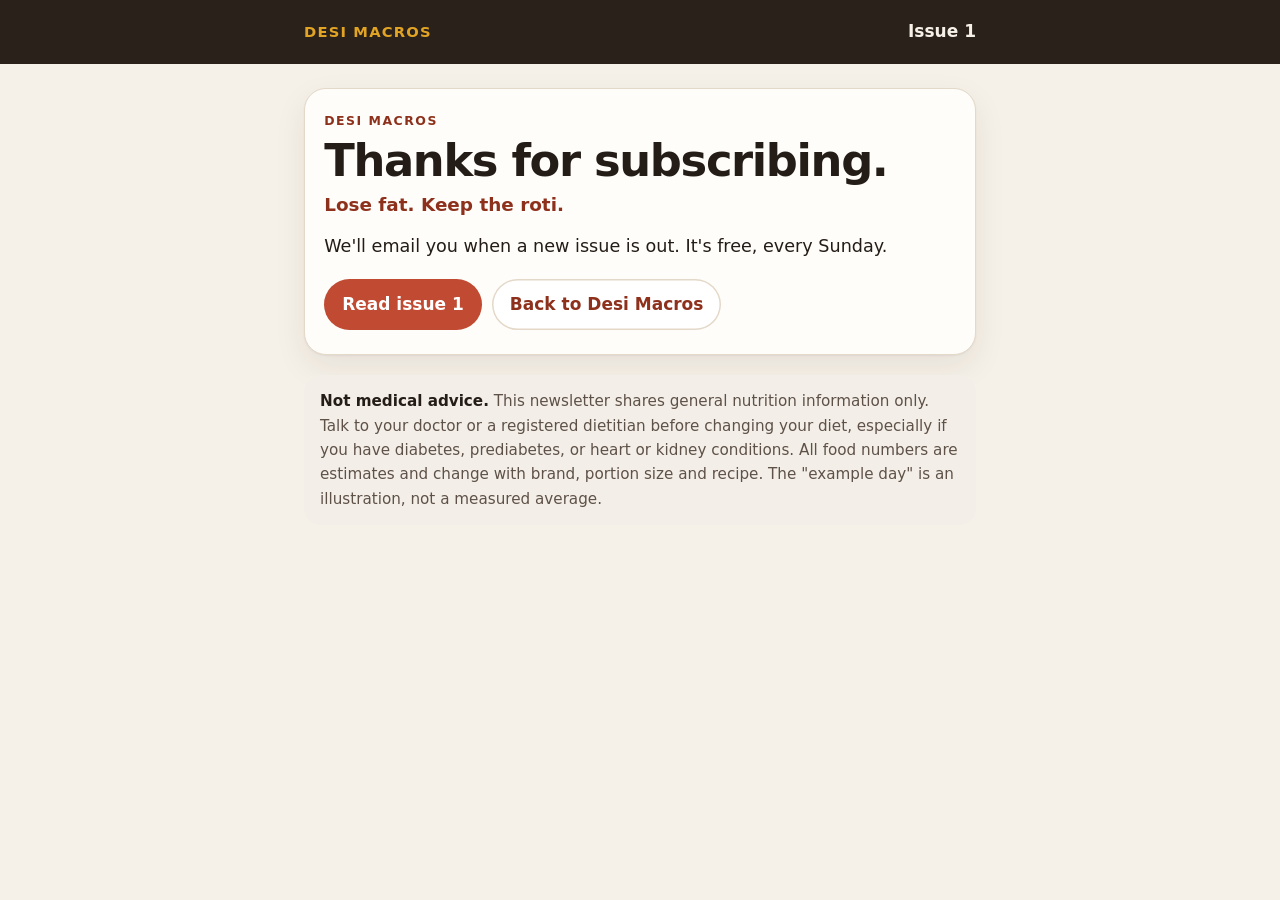
<file: desi-macros/thanks.html>
<!DOCTYPE html>
<html lang="en">
<head>
<meta charset="utf-8">
<meta name="viewport" content="width=device-width, initial-scale=1">
<title>Thanks for subscribing · Desi Macros</title>
<meta name="description" content="Thanks for subscribing to Desi Macros. Free, every Sunday. Lose fat. Keep the roti.">
<link rel="canonical" href="https://albertaadraws.github.io/desi-macros/thanks.html">
<meta name="robots" content="noindex">
<meta name="theme-color" content="#2b211b">
<link rel="icon" href="data:image/svg+xml,%3Csvg xmlns='http://www.w3.org/2000/svg' viewBox='0 0 32 32'%3E%3Crect width='32' height='32' rx='7' fill='%232b211b'/%3E%3Ctext x='16' y='21' text-anchor='middle' font-family='Georgia,serif' font-size='13' font-weight='700' fill='%23e2a425'%3EDM%3C/text%3E%3C/svg%3E">
<style>
:root{--bg:#f6f1e8;--ink:#241c16;--muted:#5e5148;--line:#e4d8c8;--card:#fffdf9;--brick:#c04a32;--brick-dark:#8d311c;--gold:#e2a425;--brown:#2b211b;--radius:18px;--shadow:0 1px 2px rgba(36,28,22,.05),0 12px 32px rgba(36,28,22,.08)}
*{box-sizing:border-box}
html{-webkit-text-size-adjust:100%;scroll-padding-top:84px}
body{margin:0;font:1.0625rem/1.6 "Avenir Next","Segoe UI",system-ui,-apple-system,sans-serif;color:var(--ink);background:var(--bg)}
a{color:var(--brick-dark)}
a:visited{color:var(--brick-dark)}
:focus-visible{outline:3px solid var(--gold);outline-offset:2px}
.skip{position:absolute;left:12px;top:12px;transform:translateY(-160%);background:#fff;color:#000;padding:8px 12px;z-index:20;border-radius:8px}
.skip:focus{transform:none}
.site-header{background:var(--brown);color:#f6f1e8}
.bar{display:flex;align-items:center;justify-content:space-between;gap:12px;flex-wrap:wrap;width:min(100% - 2.5rem,42rem);margin:0 auto;min-height:64px;padding:10px 0}
.wordmark,.wordmark:visited{color:var(--gold);text-decoration:none;font-weight:800;letter-spacing:.08em;font-size:.92rem}
.site-header nav a,.site-header nav a:visited{color:#f6f1e8;text-decoration:none;font-weight:600}
.wrap{width:min(100% - 2.5rem,42rem);margin:1.5rem auto 2.5rem}
.card{background:var(--card);border:1px solid var(--line);border-radius:22px;box-shadow:var(--shadow);padding:1.4rem 1.2rem 1.5rem}
.eyebrow{margin:0 0 .35rem;color:var(--brick-dark);font-weight:800;letter-spacing:.12em;text-transform:uppercase;font-size:.78rem}
h1{margin:0;font-size:clamp(2rem,7vw,2.8rem);line-height:1.05;letter-spacing:-.03em}
.lead{font-size:1.1rem;margin:.8rem 0 0}
.tagline{margin:.35rem 0 0;color:var(--brick-dark);font-weight:700;font-size:1.15rem}
.actions{display:flex;flex-wrap:wrap;gap:10px;margin-top:1.2rem}
.btn,.btn:visited{display:inline-flex;align-items:center;justify-content:center;min-height:48px;padding:12px 18px;border-radius:999px;background:var(--brick);color:#fff;font-weight:700;text-decoration:none}
.btn:hover{background:#a53c28}
.btn.ghost,.btn.ghost:visited{background:#fff;color:var(--brick-dark);box-shadow:inset 0 0 0 1.5px #e4d8c8}
.disc{margin-top:1.25rem;background:#f3efe8;border-radius:16px;padding:14px 16px;color:var(--muted);font-size:.95rem}
.disc strong{color:var(--ink)}
</style>
</head>
<body>
<a class="skip" href="#main">Skip to content</a>
<header class="site-header">
  <div class="bar">
    <a class="wordmark" href="/desi-macros/">DESI MACROS</a>
    <nav aria-label="Primary">
      <a href="/desi-macros/issue-1/">Issue 1</a>
    </nav>
  </div>
</header>
<main id="main">
  <div class="wrap">
    <article class="card">
      <p class="eyebrow">Desi Macros</p>
      <h1>Thanks for subscribing.</h1>
      <p class="tagline">Lose fat. Keep the roti.</p>
      <p class="lead">We'll email you when a new issue is out. It's free, every Sunday.</p>
      <div class="actions">
        <a class="btn" href="/desi-macros/issue-1/">Read issue 1</a>
        <a class="btn ghost" href="/desi-macros/">Back to Desi Macros</a>
      </div>
    </article>
    <p class="disc"><strong>Not medical advice.</strong> This newsletter shares general nutrition information only. Talk to your doctor or a registered dietitian before changing your diet, especially if you have diabetes, prediabetes, or heart or kidney conditions. All food numbers are estimates and change with brand, portion size and recipe. The "example day" is an illustration, not a measured average.</p>
  </div>
</main>
</body>
</html>
</file>
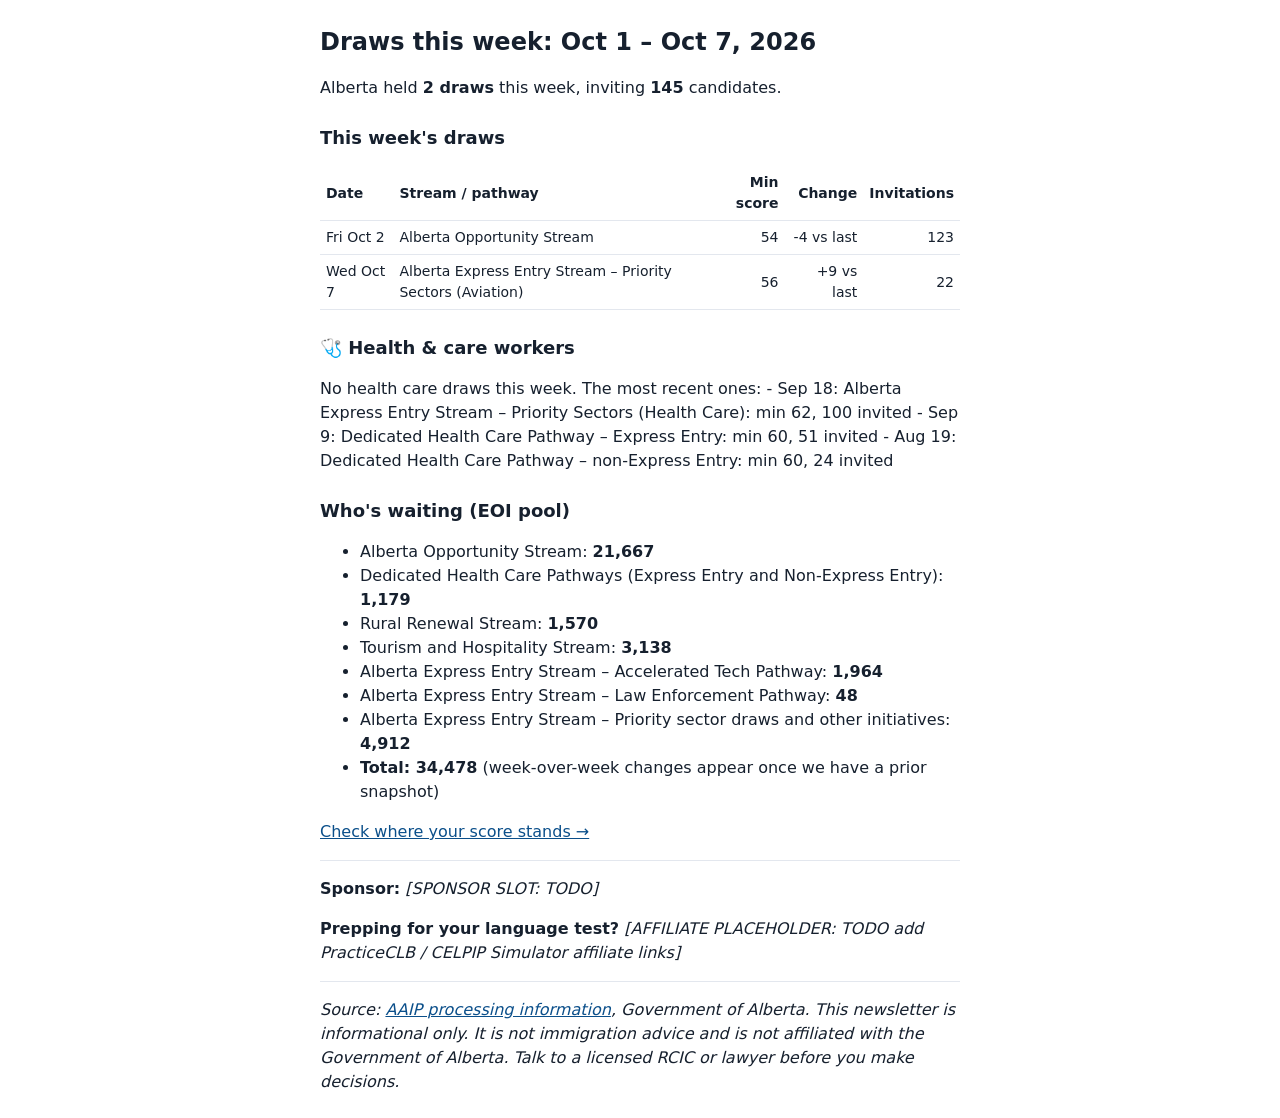
<file: newsletter/draws-this-week-2026-10-07.html>
<!doctype html><html><head><meta charset="utf-8"><meta name="viewport" content="width=device-width"><title>Draws this week</title>
<style>body{font-family:system-ui,Arial,sans-serif;max-width:640px;margin:24px auto;padding:0 16px;color:#16202e;line-height:1.5}table{border-collapse:collapse;width:100%;font-size:14px}td,th{border-bottom:1px solid #e3e7ee;padding:6px;text-align:left}h1{font-size:24px}h2{font-size:18px;margin-top:24px}a{color:#0b4f8a}hr{border:0;border-top:1px solid #e3e7ee}</style></head><body><h1>Draws this week: Oct 1 – Oct 7, 2026</h1>
<p>Alberta held <strong>2 draws</strong> this week, inviting <strong>145</strong> candidates.</p>
<h2>This week's draws</h2>
<table>
<thead>
<tr>
<th>Date</th>
<th>Stream / pathway</th>
<th style="text-align: right;">Min score</th>
<th style="text-align: right;">Change</th>
<th style="text-align: right;">Invitations</th>
</tr>
</thead>
<tbody>
<tr>
<td>Fri Oct 2</td>
<td>Alberta Opportunity Stream</td>
<td style="text-align: right;">54</td>
<td style="text-align: right;">-4 vs last</td>
<td style="text-align: right;">123</td>
</tr>
<tr>
<td>Wed Oct 7</td>
<td>Alberta Express Entry Stream – Priority Sectors (Aviation)</td>
<td style="text-align: right;">56</td>
<td style="text-align: right;">+9 vs last</td>
<td style="text-align: right;">22</td>
</tr>
</tbody>
</table>
<h2>🩺 Health &amp; care workers</h2>
<p>No health care draws this week. The most recent ones:
- Sep 18: Alberta Express Entry Stream – Priority Sectors (Health Care): min 62, 100 invited
- Sep 9: Dedicated Health Care Pathway – Express Entry: min 60, 51 invited
- Aug 19: Dedicated Health Care Pathway – non-Express Entry: min 60, 24 invited</p>
<h2>Who's waiting (EOI pool)</h2>
<ul>
<li>Alberta Opportunity Stream: <strong>21,667</strong></li>
<li>Dedicated Health Care Pathways (Express Entry and Non-Express Entry): <strong>1,179</strong></li>
<li>Rural Renewal Stream: <strong>1,570</strong></li>
<li>Tourism and Hospitality Stream: <strong>3,138</strong></li>
<li>Alberta Express Entry Stream – Accelerated Tech Pathway: <strong>1,964</strong></li>
<li>Alberta Express Entry Stream – Law Enforcement Pathway: <strong>48</strong></li>
<li>Alberta Express Entry Stream – Priority sector draws and other initiatives: <strong>4,912</strong></li>
<li><strong>Total: 34,478</strong> (week-over-week changes appear once we have a prior snapshot)</li>
</ul>
<p><a href="https://albertaadraws.github.io/score-checker/">Check where your score stands →</a></p>
<hr />
<p><strong>Sponsor:</strong> <em>[SPONSOR SLOT: TODO]</em></p>
<p><strong>Prepping for your language test?</strong> <em>[AFFILIATE PLACEHOLDER: TODO add PracticeCLB / CELPIP Simulator affiliate links]</em></p>
<hr />
<p><em>Source: <a href="https://www.alberta.ca/aaip-processing-information">AAIP processing information</a>, Government of Alberta. This newsletter is informational only. It is not immigration advice and is not affiliated with the Government of Alberta. Talk to a licensed RCIC or lawyer before you make decisions.</em></p></body></html>
</file>
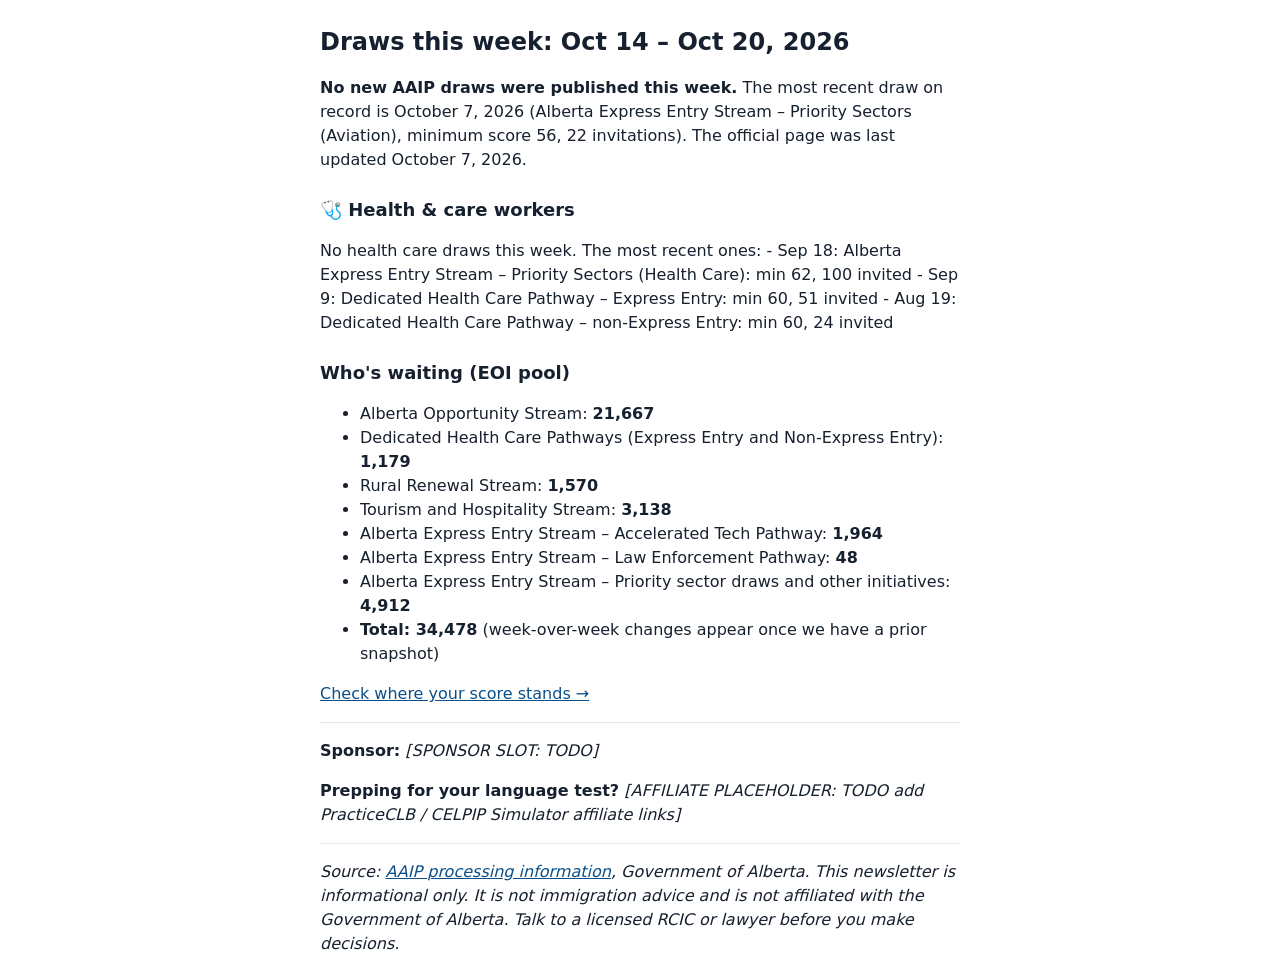
<file: newsletter/draws-this-week-2026-10-20.html>
<!doctype html><html><head><meta charset="utf-8"><meta name="viewport" content="width=device-width"><title>Draws this week</title>
<style>body{font-family:system-ui,Arial,sans-serif;max-width:640px;margin:24px auto;padding:0 16px;color:#16202e;line-height:1.5}table{border-collapse:collapse;width:100%;font-size:14px}td,th{border-bottom:1px solid #e3e7ee;padding:6px;text-align:left}h1{font-size:24px}h2{font-size:18px;margin-top:24px}a{color:#0b4f8a}hr{border:0;border-top:1px solid #e3e7ee}</style></head><body><h1>Draws this week: Oct 14 – Oct 20, 2026</h1>
<p><strong>No new AAIP draws were published this week.</strong> The most recent draw on record is October 7, 2026 (Alberta Express Entry Stream – Priority Sectors (Aviation), minimum score 56, 22 invitations). The official page was last updated October 7, 2026.</p>
<h2>🩺 Health &amp; care workers</h2>
<p>No health care draws this week. The most recent ones:
- Sep 18: Alberta Express Entry Stream – Priority Sectors (Health Care): min 62, 100 invited
- Sep 9: Dedicated Health Care Pathway – Express Entry: min 60, 51 invited
- Aug 19: Dedicated Health Care Pathway – non-Express Entry: min 60, 24 invited</p>
<h2>Who's waiting (EOI pool)</h2>
<ul>
<li>Alberta Opportunity Stream: <strong>21,667</strong></li>
<li>Dedicated Health Care Pathways (Express Entry and Non-Express Entry): <strong>1,179</strong></li>
<li>Rural Renewal Stream: <strong>1,570</strong></li>
<li>Tourism and Hospitality Stream: <strong>3,138</strong></li>
<li>Alberta Express Entry Stream – Accelerated Tech Pathway: <strong>1,964</strong></li>
<li>Alberta Express Entry Stream – Law Enforcement Pathway: <strong>48</strong></li>
<li>Alberta Express Entry Stream – Priority sector draws and other initiatives: <strong>4,912</strong></li>
<li><strong>Total: 34,478</strong> (week-over-week changes appear once we have a prior snapshot)</li>
</ul>
<p><a href="https://albertaadraws.github.io/score-checker/">Check where your score stands →</a></p>
<hr />
<p><strong>Sponsor:</strong> <em>[SPONSOR SLOT: TODO]</em></p>
<p><strong>Prepping for your language test?</strong> <em>[AFFILIATE PLACEHOLDER: TODO add PracticeCLB / CELPIP Simulator affiliate links]</em></p>
<hr />
<p><em>Source: <a href="https://www.alberta.ca/aaip-processing-information">AAIP processing information</a>, Government of Alberta. This newsletter is informational only. It is not immigration advice and is not affiliated with the Government of Alberta. Talk to a licensed RCIC or lawyer before you make decisions.</em></p></body></html>
</file>
